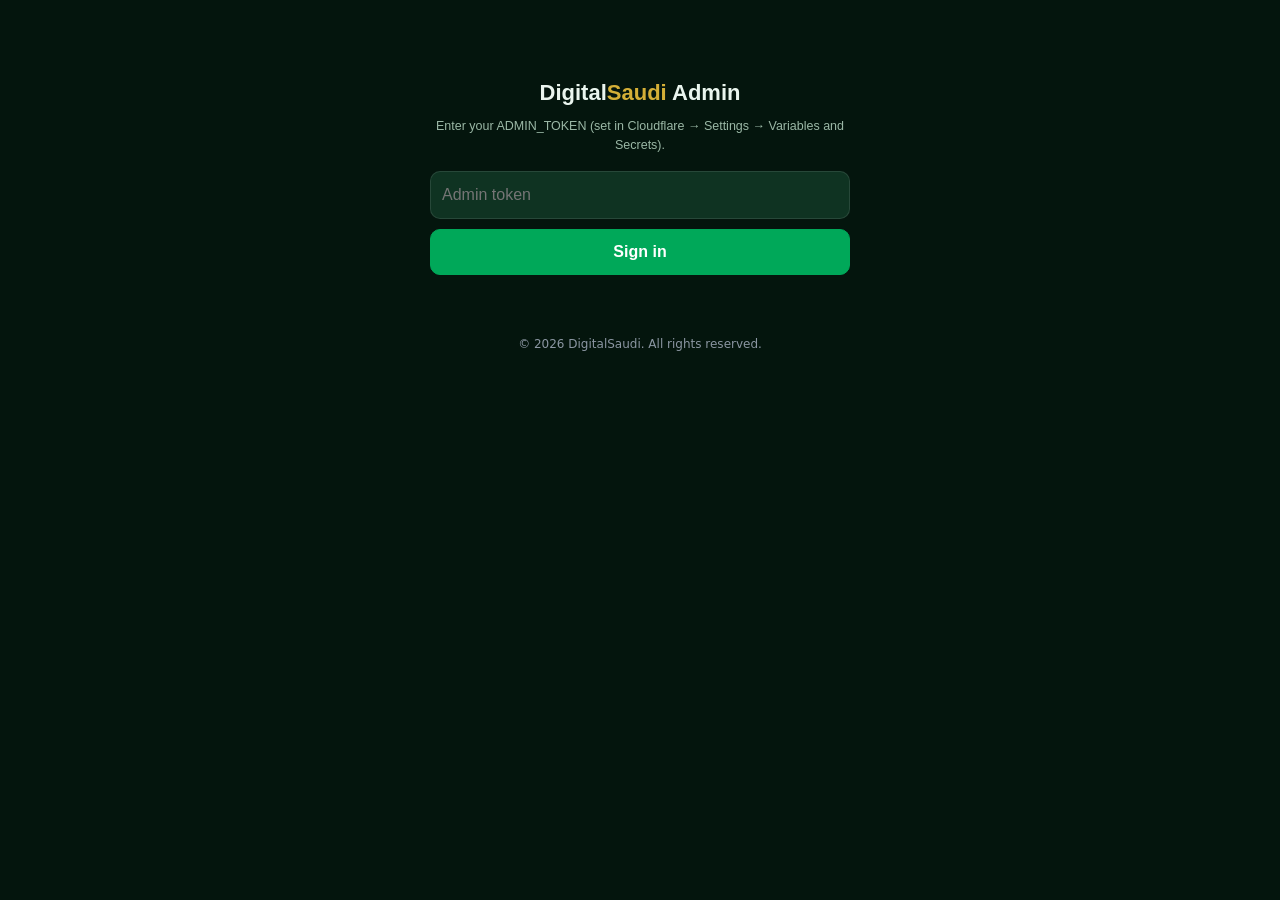
<file: admin.html>
<!DOCTYPE html>
<html lang="en">
<head>
<meta name="copyright" content="© 2026 DigitalSaudi. All rights reserved.">
<meta charset="UTF-8">
<meta name="viewport" content="width=device-width, initial-scale=1">
<meta name="robots" content="noindex, nofollow">
<title>DigitalSaudi Admin</title>
<style>
:root{--bg:#04150D;--card:#0A2618;--card2:#0F3322;--line:rgba(255,255,255,.1);--accent:#00A859;--gold:#D4AF37;--text:#EAF5EE;--muted:#9BB8A6;--danger:#EF4444}
*{box-sizing:border-box;margin:0;padding:0}
body{font-family:-apple-system,Segoe UI,Roboto,Arial,sans-serif;background:var(--bg);color:var(--text);line-height:1.5;padding:16px;padding-bottom:60px}
main{max-width:860px;margin:auto}
h1{font-size:22px;margin-bottom:4px}h1 span{color:var(--gold)}
h2{font-size:16px;margin:22px 0 10px;color:var(--gold)}
.small{font-size:12.5px;color:var(--muted)}
input,select,textarea{font:inherit;color:var(--text);background:var(--card2);border:1px solid var(--line);border-radius:10px;padding:11px;width:100%;margin-bottom:10px}
button{font:inherit;cursor:pointer;border:0;border-radius:10px;padding:10px 14px;font-weight:700;color:#fff;background:var(--card2);border:1px solid var(--line)}
.primary{background:var(--accent);border-color:var(--accent)}.danger{background:transparent;color:var(--danger);border-color:rgba(239,68,68,.4)}.gold{background:var(--gold);color:#231A00;border-color:var(--gold)}
.tabs{display:flex;gap:8px;flex-wrap:wrap;margin:16px 0}.tabs button.on{background:var(--accent);border-color:var(--accent)}
.card{background:var(--card);border:1px solid var(--line);border-radius:14px;padding:14px;margin-bottom:10px}
.card b{font-size:16px}.row{display:flex;gap:8px;flex-wrap:wrap;margin-top:10px}
.tag{display:inline-block;font-size:11px;font-weight:800;padding:2px 8px;border-radius:8px;background:var(--card2);color:var(--muted);margin-right:4px}
.pi{background:rgba(124,58,237,.25);color:#C4B5FD}
.two{display:grid;grid-template-columns:1fr 1fr;gap:10px}
#login{max-width:420px;margin:60px auto;text-align:center}
#msg{position:fixed;left:50%;bottom:20px;transform:translateX(-50%);background:#12402A;border:1px solid var(--accent);padding:10px 16px;border-radius:10px;display:none}
@media(max-width:560px){.two{grid-template-columns:1fr}}
</style>
</head>
<body>
<main>
  <div id="login">
    <h1>Digital<span>Saudi</span> Admin</h1>
    <p class="small" style="margin:8px 0 16px">Enter your ADMIN_TOKEN (set in Cloudflare → Settings → Variables and Secrets).</p>
    <input id="tok" type="password" placeholder="Admin token" onkeydown="if(event.key==='Enter')login()">
    <button class="primary" onclick="login()" style="width:100%">Sign in</button>
  </div>

  <div id="panel" style="display:none">
    <div style="display:flex;justify-content:space-between;align-items:center"><h1>Digital<span>Saudi</span> Admin</h1><button onclick="logout()">Sign out</button></div>
    <div class="tabs" id="tabs">
      <button data-v="pending" onclick="show('pending')">Pending <span id="c_pending"></span></button>
      <button data-v="approved" onclick="show('approved')">Approved <span id="c_approved"></span></button>
      <button data-v="rejected" onclick="show('rejected')">Rejected <span id="c_rejected"></span></button>
      <button data-v="events" onclick="show('events')">Events</button>
      <button data-v="payments" onclick="show('payments')">Payments</button>
    </div>
    <div id="eventForm" style="display:none">
      <h2>Add an event</h2>
      <div class="card">
        <input id="e_title" placeholder="Title *">
        <div class="two"><select id="e_city"></select><select id="e_category"><option value="culture">Culture</option><option value="concerts">Concerts</option><option value="sports">Sports</option><option value="family">Family</option><option value="exhibitions">Exhibitions</option><option value="conferences">Conferences</option><option value="seasons">Seasons</option><option value="religious">Religious</option><option value="national">National</option></select></div>
        <div class="two"><div><label class="small">Start *</label><input id="e_start" type="datetime-local"></div><div><label class="small">End (optional)</label><input id="e_end" type="datetime-local"></div></div>
        <input id="e_venue" placeholder="Venue">
        <textarea id="e_description" rows="3" placeholder="Description"></textarea>
        <input id="e_url" placeholder="Official link (https://…)">
        <input id="e_image" placeholder="Image URL (https://…, optional)">
        <button class="primary" onclick="addEvent()">Publish event</button>
      </div>
      <h2>Published events</h2>
    </div>
    <div id="payForm" style="display:none">
      <h2>Fix a stuck Pi payment</h2>
      <div class="card">
        <p class="small" style="margin-bottom:10px">Use this when a user sees “Pending payment found”. The user can find the Payment ID in the app: Profile → Payments &amp; receipts → tap the payment. DigitalSaudi checks the payment with Pi, then completes it (if the Pi was already sent) or cancels it.</p>
        <input id="payId" placeholder="Payment ID">
        <button class="primary" onclick="clearPay()">Check &amp; fix payment</button>
        <div id="payOut" style="margin-top:12px"></div>
      </div>
    </div>
    <div id="list"></div>
  </div>
</main>
<div id="msg"></div>
<script>
const CITIES = ['Riyadh','Jeddah','Makkah','Madinah','Dammam','Khobar','Taif','Abha','AlUla','Tabuk','Yanbu','Hail','Buraidah','Jazan','Najran','Hofuf','Nationwide'];
let TOKEN = '', view = 'pending';
function $(i){ return document.getElementById(i); }
function esc(s){ return String(s == null ? '' : s).replace(/[&<>"']/g, c => ({'&':'&amp;','<':'&lt;','>':'&gt;','"':'&quot;',"'":'&#39;'}[c])); }
function note(t){ const m = $('msg'); m.textContent = t; m.style.display = 'block'; clearTimeout(m._t); m._t = setTimeout(() => m.style.display = 'none', 2500); }
function api(method, q, body){
  return fetch('/admin-api' + (q || ''), { method, headers:{ 'Content-Type':'application/json', 'X-Admin-Token':TOKEN }, body: body ? JSON.stringify(body) : undefined }).then(r => r.json());
}
function login(){
  TOKEN = $('tok').value.trim();
  api('GET', '?view=pending').then(d => {
    if(!d.ok){ note(d.error === 'unauthorised' ? 'Wrong token' : d.error); return; }
    try{ sessionStorage.setItem('dsAdmin', TOKEN); }catch(e){}
    $('login').style.display = 'none'; $('panel').style.display = 'block'; show('pending');
  }).catch(() => note('Network error'));
}
function logout(){ try{ sessionStorage.removeItem('dsAdmin'); }catch(e){} location.reload(); }
function show(v){
  view = v;
  document.querySelectorAll('#tabs button').forEach(b => b.classList.toggle('on', b.dataset.v === v));
  $('eventForm').style.display = v === 'events' ? 'block' : 'none';
  $('payForm').style.display = v === 'payments' ? 'block' : 'none';
  if(v === 'payments'){ $('list').innerHTML = ''; return; }
  $('list').innerHTML = '<p class="small">Loading…</p>';
  api('GET', '?view=' + v).then(d => {
    if(!d.ok){ $('list').innerHTML = '<p class="small">' + esc(d.error) + '</p>'; return; }
    if(d.counts) ['pending','approved','rejected'].forEach(k => $('c_' + k).textContent = d.counts[k] ? '(' + d.counts[k] + ')' : '');
    if(v === 'events') return renderEvents(d.events || []);
    const items = d.items || [];
    $('list').innerHTML = items.length ? items.map(card).join('') : '<p class="small">Nothing here.</p>';
  });
}
function card(b){
  return `<div class="card"><b>${esc(b.name)}</b> <span class="tag">${esc(b.category)}</span><span class="tag">${esc(b.city)}</span>${b.accepts_pi ? '<span class="tag pi">Accepts Pi · @' + esc(b.pi_username) + '</span>' : ''}
    <p style="margin:8px 0">${esc(b.description)}</p>
    <div class="small">${[b.address, b.phone && '📞 ' + b.phone, b.whatsapp && 'WhatsApp ' + b.whatsapp, b.website, b.lat && ('📍 ' + b.lat + ', ' + b.lng)].filter(Boolean).map(esc).join(' · ')}</div>
    <div class="small" style="margin-top:6px">Submitted by Pi user <b>@${esc(b.username)}</b> · ${new Date(b.created_at).toLocaleString()}${b.note ? ' · Note: ' + esc(b.note) : ''}</div>
    <div class="row">${b.status !== 'approved' ? `<button class="primary" onclick="act('approve',${b.id})">✓ Approve</button>` : ''}${b.status !== 'rejected' ? `<button onclick="act('reject',${b.id})">✗ Reject</button>` : ''}<button class="danger" onclick="if(confirm('Delete permanently?'))act('delete',${b.id})">Delete</button>${b.lat ? `<a href="https://www.openstreetmap.org/?mlat=${b.lat}&mlon=${b.lng}#map=17/${b.lat}/${b.lng}" target="_blank"><button>Map</button></a>` : ''}</div></div>`;
}
function act(action, id){
  const body = { action, id };
  if(action === 'reject') body.note = prompt('Reason (optional, internal):') || '';
  api('POST', '', body).then(d => { note(d.ok ? 'Done' : d.error); show(view); });
}
function clearPay(){
  const id = $('payId').value.trim(); if(!id) return note('Enter a payment ID');
  $('payOut').innerHTML = '<p class="small">Checking with Pi…</p>';
  api('POST', '', { action:'clearPayment', paymentId:id }).then(d => {
    const good = d.ok;
    $('payOut').innerHTML = `<div class="card" style="border-color:${good ? 'var(--accent)' : 'var(--danger)'}"><b>${good ? '✓ Done' : '✗ Not fixed'}</b><p style="margin-top:6px">${esc(d.detail || d.error || '')}</p><p class="small">Action: ${esc(d.action || '-')}${d.status ? ' · Pi status ' + d.status : ''}</p></div>`;
  }).catch(() => $('payOut').innerHTML = '<p class="small">Network error</p>');
}
function renderEvents(list){
  $('list').innerHTML = list.length ? list.map(e => `<div class="card"><b>${esc(e.title)}</b> <span class="tag">${esc(e.category)}</span><span class="tag">${esc(e.city)}</span><div class="small">${esc(e.start)}${e.end ? ' → ' + esc(e.end) : ''}${e.venue ? ' · ' + esc(e.venue) : ''}</div>${e.description ? '<p style="margin-top:6px">' + esc(e.description) + '</p>' : ''}<div class="row"><button class="danger" onclick="if(confirm('Delete event?'))api('POST','',{action:'deleteEvent',id:${e.id}}).then(()=>show('events'))">Delete</button></div></div>`).join('') : '<p class="small">No events yet.</p>';
}
function addEvent(){
  const v = k => $('e_' + k).value.trim();
  const ev = { title:v('title'), city:v('city'), category:v('category'), start:v('start'), end:v('end'), venue:v('venue'), description:v('description'), url:v('url'), image:v('image') };
  if(!ev.title || !ev.start) return note('Title and start are required');
  api('POST', '', { action:'addEvent', event:ev }).then(d => { note(d.ok ? 'Event published' : d.error); if(d.ok){ ['title','venue','description','url','image','start','end'].forEach(k => $('e_' + k).value = ''); show('events'); } });
}
$('e_city').innerHTML = CITIES.map(c => '<option>' + c + '</option>').join('');
try{ const t = sessionStorage.getItem('dsAdmin'); if(t){ $('tok').value = t; login(); } }catch(e){}
</script>
<p style="text-align:center;font-size:12px;color:#8B96A2;margin:18px 0 24px;font-family:system-ui,sans-serif">© 2026 DigitalSaudi. All rights reserved.</p>
</body>
</html>
</file>
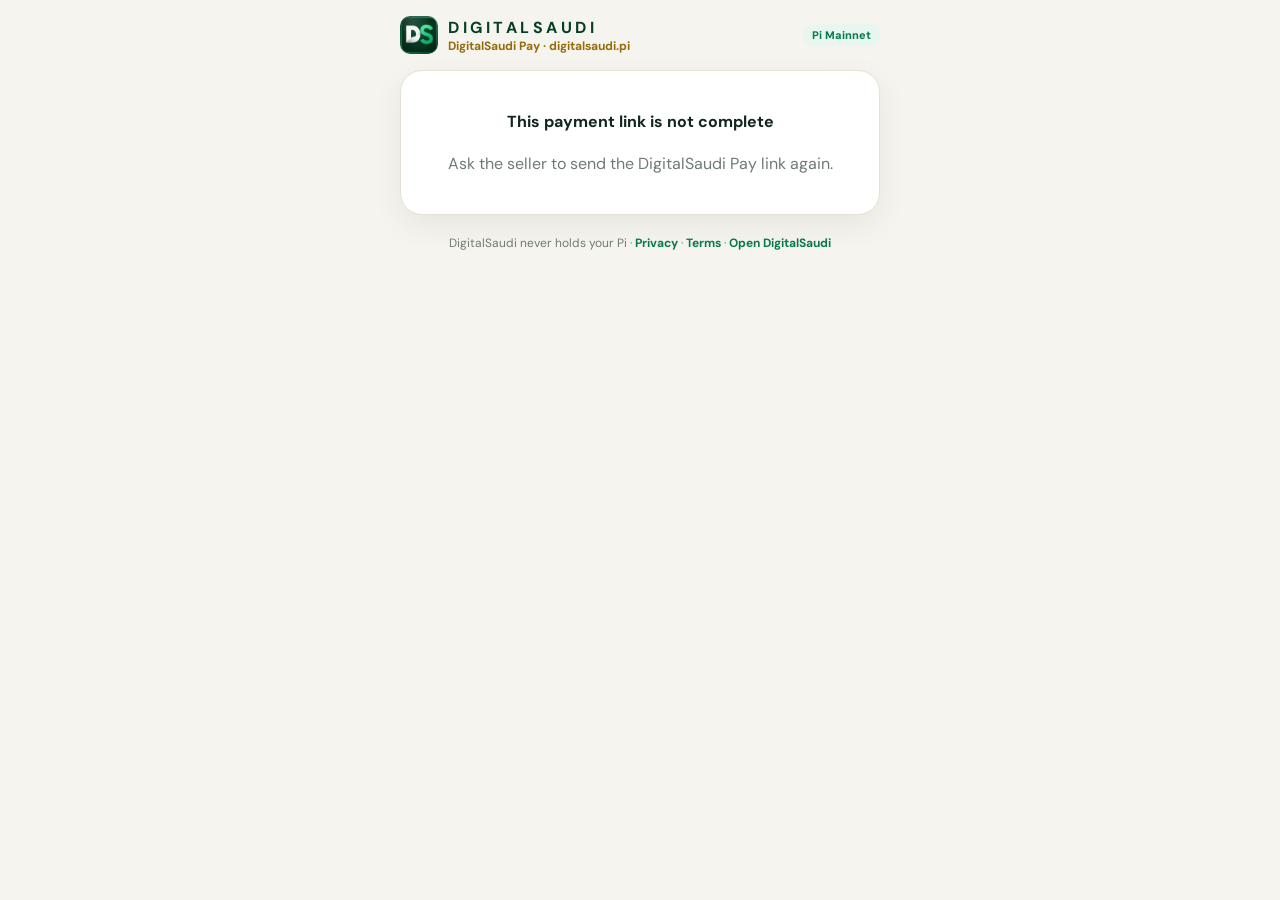
<file: invoice.html>
<!doctype html>
<html lang="en">
<head>
<meta charset="utf-8">
<meta name="viewport" content="width=device-width,initial-scale=1,viewport-fit=cover">
<title>DigitalSaudi Pay</title>
<meta name="description" content="Pay a DigitalSaudi payment request in Pi and get a receipt verified on the Pi blockchain.">
<meta name="theme-color" content="#063F27">
<link rel="icon" href="/icon.svg" type="image/svg+xml">
<link rel="apple-touch-icon" href="/apple-touch-icon.png">
<link rel="preconnect" href="https://fonts.googleapis.com"><link rel="preconnect" href="https://fonts.gstatic.com" crossorigin>
<link href="https://fonts.googleapis.com/css2?family=DM+Sans:wght@400;500;600;700;800&family=DM+Mono:wght@500&display=swap" rel="stylesheet">
<style>
:root{--g:#0A7A4B;--g2:#063F27;--gold:#946C0A;--gold2:#EBCB78;--t:#13261E;--m:#6E7B73;--bd:#E6E1D3;--bg:#F6F4EE}
*{box-sizing:border-box}html,body{margin:0}
body{font-family:'DM Sans',system-ui,sans-serif;background:var(--bg);color:var(--t);min-height:100vh;padding:0 16px calc(32px + env(safe-area-inset-bottom))}
.wrap{max-width:480px;margin:0 auto}
.top{display:flex;align-items:center;gap:10px;padding:16px 0}
.top img{width:38px;height:38px;border-radius:10px}.top b{letter-spacing:.22em;font-size:16px;color:var(--g2)}.top small{display:block;font-size:12px;color:var(--gold);font-weight:700;letter-spacing:0}
.top .net{margin-left:auto;font-size:11px;font-weight:800;padding:4px 9px;border-radius:999px;background:#E7F6EE;color:var(--g)}.top .net.test{background:#FFF1DB;color:#B45309}
.card{background:#fff;border:1px solid var(--bd);border-radius:22px;box-shadow:0 10px 30px rgba(19,38,30,.07);overflow:hidden}
.hero{background:linear-gradient(135deg,#0C8A55,var(--g2));color:#fff;padding:22px 20px;text-align:center;position:relative}
.hero .k{font-size:12px;letter-spacing:.14em;text-transform:uppercase;opacity:.8;font-weight:700}
.hero .who{font-size:15px;margin-top:6px}.hero .who b{color:var(--gold2)}
.hero .amt{font-size:52px;font-weight:800;margin:10px 0 2px;letter-spacing:-.02em}
.hero .fx{font-size:14px;opacity:.9}
.body{padding:18px 20px}
.row{display:flex;justify-content:space-between;gap:12px;padding:11px 0;border-bottom:1px solid #F0ECE1;font-size:14px}.row:last-child{border:0}
.row span{color:var(--m);flex:none;white-space:nowrap}.row b{text-align:right;word-break:break-word}.mono{font-family:'DM Mono',monospace;font-size:12.5px}
h2{font-size:15px;margin:22px 4px 10px}
.steps{display:grid;gap:10px}
.step{display:flex;gap:12px;align-items:flex-start;background:#fff;border:1px solid var(--bd);border-radius:16px;padding:14px}
.step .n{flex:none;width:28px;height:28px;border-radius:50%;background:var(--g);color:#fff;font-weight:800;display:flex;align-items:center;justify-content:center;font-size:14px}
.step>div{flex:1;min-width:0}.step>div>b{display:block;font-size:14.5px}.step small{display:block;color:var(--m);font-size:12.5px;margin-top:2px;line-height:1.45}.step small b{color:var(--t)}
.copy{display:flex;align-items:center;gap:8px;margin-top:9px;background:var(--bg);border:1px solid var(--bd);border-radius:12px;padding:8px 8px 8px 11px}
.copy code{flex:1;min-width:0;font-family:'DM Mono',monospace;font-size:12.5px;word-break:break-all}
.btn{display:inline-flex;align-items:center;justify-content:center;gap:6px;border:0;border-radius:12px;padding:10px 14px;font:inherit;font-weight:800;font-size:13.5px;cursor:pointer;text-decoration:none}
.btn-s{background:#fff;border:1px solid var(--bd);color:var(--t);padding:7px 11px;font-size:12.5px;flex:none}
.btn-g{background:var(--g);color:#fff}.btn-gold{background:linear-gradient(135deg,#C99A37,#94701F);color:#fff}.btn-w{width:100%;padding:14px;font-size:15px;border-radius:14px}
#qr{display:flex;justify-content:center;margin:12px 0 2px}#qr img,#qr canvas{border:8px solid #fff;border-radius:12px;box-shadow:0 0 0 1px var(--bd)}
.status{margin-top:12px;padding:12px 14px;border-radius:14px;font-size:13.5px;line-height:1.45;display:none}
.status.wait{display:block;background:#FFF8E8;color:#7A5C18}.status.err{display:block;background:#FEECEC;color:#B42318}
.done{display:none;text-align:center}.done.on{display:block}
.done .tick{width:74px;height:74px;border-radius:50%;background:#E7F6EE;color:var(--g);font-size:40px;display:flex;align-items:center;justify-content:center;margin:18px auto 8px}
.done h3{margin:0;font-size:21px}.done p{color:var(--m);font-size:13.5px;margin:6px 0 14px}
.done img{width:100%;border-radius:16px;border:1px solid var(--bd);display:block}
.acts{display:grid;grid-template-columns:1fr 1fr;gap:8px;margin-top:12px}
.alt{margin-top:12px;font-size:13px;color:var(--m)}.alt summary{cursor:pointer;font-weight:700;color:var(--g)}
.alt input{width:100%;margin-top:8px;padding:11px;border:1px solid var(--bd);border-radius:12px;font:inherit;font-size:13px;font-family:'DM Mono',monospace}
.safe{display:flex;gap:10px;margin-top:18px;padding:13px;border-radius:14px;background:#fff;border:1px solid var(--bd);font-size:12.5px;color:var(--m);line-height:1.5}
.safe b{color:var(--t)}
.bad{padding:40px 10px;text-align:center;color:var(--m)}
.foot{text-align:center;font-size:12px;color:var(--m);margin-top:20px}.foot a{color:var(--g);font-weight:700;text-decoration:none}
.spin{display:inline-block;width:14px;height:14px;border:2px solid currentColor;border-right-color:transparent;border-radius:50%;animation:s 1s linear infinite;vertical-align:-2px}@keyframes s{to{transform:rotate(360deg)}}
.items{border:1px solid #E6E1D3;border-radius:12px;padding:2px 12px;margin:6px 0}.items .row.tot b{font-size:17px;color:#0E7A52}.items .row.tot span{font-weight:800;color:#13261E}
</style>
</head>
<body>
<div class="wrap">
  <div class="top"><img src="/icon-192.png" alt=""><div><b>DIGITALSAUDI</b><small>DigitalSaudi Pay · digitalsaudi.pi</small></div><span class="net" id="net">Pi Mainnet</span></div>
  <div id="app"><div class="bad">Loading payment request…</div></div>
  <div class="foot">DigitalSaudi never holds your Pi · <a href="/privacy.html">Privacy</a> · <a href="/terms.html">Terms</a> · <a href="/">Open DigitalSaudi</a></div>
</div>
<script src="/ds-receipt.js?v=3"></script>
<script>
(function () {
  'use strict';
  var $ = function (id) { return document.getElementById(id); };
  var K = 'ds_';
  var get = function (k, d) { try { var v = localStorage.getItem(K + k); return v === null ? d : JSON.parse(v); } catch (e) { return d; } };
  var put = function (k, v) { try { localStorage.setItem(K + k, JSON.stringify(v)); } catch (e) {} };
  var esc = function (x) { return String(x == null ? '' : x).replace(/[&<>"]/g, function (c) { return { '&': '&amp;', '<': '&lt;', '>': '&gt;', '"': '&quot;' }[c]; }); };
  function dec(s) { try { s = s.replace(/-/g, '+').replace(/_/g, '/'); while (s.length % 4) s += '='; return JSON.parse(decodeURIComponent(escape(atob(s)))); } catch (e) { return null; } }
  var inv = dec((location.hash || '').slice(1));
  var ok = inv && /^G[A-Z2-7]{55}$/.test(inv.t || '') && inv.a > 0 && /^(HM|DS)-[A-Z0-9]{6}$/.test(inv.r || '');
  if (!ok) { $('app').innerHTML = '<div class="card"><div class="bad"><b style="color:#13261E;font-size:16px">This payment link is not complete</b><br><br>Ask the seller to send the DigitalSaudi Pay link again.</div></div>'; return; }
  var TEST = inv.k === 'test', NETN = TEST ? 'Pi Testnet' : 'Pi Mainnet';
  if (TEST) { $('net').textContent = 'Pi Testnet · test Pi'; $('net').classList.add('test'); }
  var sales = get('sales', []), mine = sales.some(function (s) { return s.r === inv.r; });
  var price = null, fx = null, lc = (function () { try { return JSON.parse(localStorage.getItem('ds_homeCur') || '"USD"'); } catch (e) { return 'USD'; } })();
  var SYM = { NGN: '₦', PKR: 'Rs ', INR: '₹', IDR: 'Rp ', BDT: '৳', EGP: 'E£', TRY: '₺', MYR: 'RM ', GBP: '£', EUR: '€', AED: 'AED ', XOF: 'CFA ', GHS: 'GH₵', KES: 'KSh ', USD: '$', SAR: 'SAR ' };
  function fxLine() {
    if (!price || !price.sar) return 'Live value loading…';
    var s = '≈ ' + (inv.a * price.sar).toFixed(2) + ' SAR · $' + (inv.a * price.usd).toFixed(2);
    var r = fx && fx[lc] ? price.sar * fx[lc] : (lc === 'NGN' ? price.ngn : null);
    if (r && lc !== 'SAR' && lc !== 'USD') s += ' · ' + (SYM[lc] || lc + ' ') + Math.round(inv.a * r).toLocaleString();
    return s;
  }
  function short(a) { return a.slice(0, 6) + '…' + a.slice(-6); }
  function draw() {
    $('app').innerHTML =
      '<div class="card"><div class="hero"><div class="k">' + (inv.no ? (mine ? 'Your invoice · ' : 'Invoice · ') + esc(inv.no) : (mine ? 'Your payment request' : 'Payment request')) + '</div>' +
        '<div class="who">' + (mine ? 'Waiting for payment' : 'from <b>' + esc(inv.n || 'Seller') + '</b>' + (inv.u ? ' · @' + esc(inv.u) : '')) + '</div>' +
        '<div class="amt">' + inv.a + ' π</div><div class="fx" id="fx">' + fxLine() + '</div></div>' +
      '<div class="body">' + (inv.c ? '<div class="row"><span>Bill to</span><b>' + esc(inv.c) + '</b></div>' : '') +
        (Array.isArray(inv.l) && inv.l.length ? '<div class="items">' + inv.l.slice(0, 12).map(function (x) { var q = +x[1] || 1, u = +x[2] || 0; return '<div class="row"><span>' + esc(q + ' × ' + x[0]) + '</span><b>' + +(q * u).toFixed(7) + ' π</b></div>'; }).join('') + '<div class="row tot"><span>Total</span><b>' + inv.a + ' π</b></div></div>'
          : '<div class="row"><span>For</span><b>' + esc(inv.i || 'Payment') + '</b></div>') +
        '<div class="row"><span>Pay to</span><b>' + esc(inv.n || '—') + (inv.u ? ' (@' + esc(inv.u) + ')' : '') + '</b></div>' +
        '<div class="row"><span>Reference</span><b class="mono">' + inv.r + '</b></div>' +
        '<div class="row"><span>Network</span><b>' + NETN + '</b></div>' +
        '<div class="row"><span>' + (inv.no ? 'Issued' : 'Requested') + '</span><b>' + new Date(inv.d || Date.now()).toLocaleString([], { day: 'numeric', month: 'short', year: 'numeric', hour: '2-digit', minute: '2-digit' }) + '</b></div>' +
        (inv.due ? '<div class="row"><span>Due</span><b>' + esc(new Date(inv.due + 'T12:00:00').toLocaleDateString([], { day: 'numeric', month: 'short', year: 'numeric' })) + '</b></div>' : '') +
        (inv.x ? '<div class="row"><span>Note</span><b>' + esc(inv.x) + '</b></div>' : '') + '</div></div>' +
      '<div id="pay"><h2>' + (mine ? 'Share this request with your buyer' : 'How to pay · about 1 minute') + '</h2>' +
      (mine ? '<div class="acts" style="margin-top:0"><button class="btn btn-g" id="sh">📤 Share link</button><button class="btn btn-s" id="cp" style="padding:10px">🔗 Copy link</button></div>' : '') +
      '<div class="steps">' +
        '<div class="step"><span class="n">1</span><div><b>Copy the seller’s wallet address</b><small>Or scan the QR code from another phone.</small><div id="qr"></div><div class="copy"><code>' + inv.t + '</code><button class="btn btn-s" data-c="' + inv.t + '">Copy</button></div></div></div>' +
        '<div class="step"><span class="n">2</span><div><b>Send exactly ' + inv.a + ' π in Pi Wallet</b><small>In Pi Wallet tap <b>Send</b>, paste the address, enter the amount and put the reference in the <b>memo</b>.</small>' +
          '<div class="copy"><code>' + inv.a + '</code><button class="btn btn-s" data-c="' + inv.a + '">Copy amount</button></div><div class="copy"><code>' + inv.r + '</code><button class="btn btn-s" data-c="' + inv.r + '">Copy memo</button></div>' +
          '<a class="btn btn-gold btn-w" style="margin-top:10px" href="https://wallet.pinet.com">Open Pi Wallet</a><small style="display:block;margin-top:6px">After approving, tap Back to return here. DigitalSaudi then confirms your payment.</small></div></div>' +
        '<div class="step"><span class="n">3</span><div><b>' + (mine ? 'DigitalSaudi checks for the payment' : 'Come back and confirm') + '</b><small>DigitalSaudi looks for your payment on the Pi blockchain and makes a verified receipt for you and the seller.</small>' +
          '<button class="btn btn-g btn-w" style="margin-top:10px" id="chk">' + (mine ? '🔎 Check for payment' : '✅ I have paid · check now') + '</button>' +
          '<div class="status" id="st"></div>' +
          '<details class="alt"><summary>Forgot the memo? Use the transaction ID</summary><small>In Pi Wallet open the payment and copy its transaction ID (hash), then paste it here.</small><input id="txi" placeholder="64-character transaction ID" autocomplete="off"><button class="btn btn-s" id="txb" style="margin-top:8px">Verify this transaction</button></details></div></div>' +
      '</div>' +
      '<div class="safe"><span>🔒</span><div><b>Pay safely.</b> DigitalSaudi never holds your Pi and will never ask for your passphrase. Check the seller’s name and address before you pay; payments on the Pi blockchain cannot be reversed.</div></div></div>' +
      '<div class="done" id="done"></div>';
    Array.prototype.forEach.call(document.querySelectorAll('[data-c]'), function (b) { b.onclick = function () { copy(b.getAttribute('data-c'), b); }; });
    $('chk').onclick = function () { poll(true); };
    $('txb').onclick = byTx;
    if ($('sh')) $('sh').onclick = function () { var t = 'Payment request from ' + (inv.n || 'me') + ': ' + inv.a + ' π for ' + (inv.i || 'payment') + '. Pay securely with DigitalSaudi Pay:\n' + location.href; if (navigator.share) navigator.share({ title: 'DigitalSaudi Pay', text: t }).catch(function () {}); else window.open('https://wa.me/?text=' + encodeURIComponent(t)); };
    if ($('cp')) $('cp').onclick = function () { copy(location.href, $('cp')); };
    qr();
  }
  function copy(v, b) { var done = function () { var o = b.textContent; b.textContent = '✓ Copied'; setTimeout(function () { b.textContent = o; }, 1400); }; try { navigator.clipboard.writeText(v).then(done, function () { fallback(v); done(); }); } catch (e) { fallback(v); done(); } }
  function fallback(v) { var t = document.createElement('textarea'); t.value = v; document.body.appendChild(t); t.select(); try { document.execCommand('copy'); } catch (e) {} t.remove(); }
  function qr() {
    var s = document.createElement('script'); s.src = 'https://cdnjs.cloudflare.com/ajax/libs/qrcodejs/1.0.0/qrcode.min.js';
    s.onload = function () { try { new QRCode($('qr'), { text: inv.t, width: 168, height: 168, colorDark: '#07462F', colorLight: '#ffffff', correctLevel: QRCode.CorrectLevel.M }); } catch (e) {} };
    document.head.appendChild(s);
  }
  var timer = null, tries = 0;
  function status(cls, html) { var e = $('st'); if (!e) return; e.className = 'status ' + cls; e.innerHTML = html; }
  function poll(manual) {
    if (manual) { tries = 0; clearTimeout(timer); }
    status('wait', '<span class="spin"></span> Looking for the payment on the Pi blockchain…');
    fetch('/verify?to=' + inv.t + '&ref=' + inv.r + '&amt=' + inv.a + '&net=' + (TEST ? 'test' : 'main')).then(function (r) { return r.json(); }).then(function (d) {
      if (d.ok && d.found) return paid(d.tx);
      if (!d.ok) return status('err', esc(d.error || 'Could not check right now.') + ' Trying again…'), again();
      if (d.account === false) return status('err', 'This wallet address has no activity on the ' + NETN + ' yet. Check that the address is right.');
      status('wait', '<span class="spin"></span> No payment with reference <b>' + inv.r + '</b> yet. DigitalSaudi keeps checking every 10 seconds' + (tries > 30 ? ' (tap the button to check again)' : '') + '.'); again();
    }).catch(function () { status('err', 'No connection. DigitalSaudi will try again.'); again(); });
  }
  function again() { if (++tries <= 60) timer = setTimeout(poll, 10000); }
  function byTx() {
    var h = ($('txi').value || '').trim().toLowerCase(); if (!/^[a-f0-9]{64}$/.test(h)) { status('err', 'A transaction ID is 64 letters and numbers. Copy it from the payment in Pi Wallet.'); return; }
    status('wait', '<span class="spin"></span> Checking this transaction…');
    fetch('/verify?tx=' + h + '&net=' + (TEST ? 'test' : 'main')).then(function (r) { return r.json(); }).then(function (d) {
      if (!d.ok) return status('err', esc(d.error));
      if (!d.tx.ok) return status('err', 'This transaction failed on the blockchain, so no Pi was sent.');
      var p = (d.tx.payments || []).filter(function (x) { return x.to === inv.t && parseFloat(x.amount) + 1e-7 >= inv.a; })[0];
      if (!p) return status('err', 'This transaction did not send ' + inv.a + ' π to the seller’s address.');
      paid({ hash: d.tx.hash, at: d.tx.at, memo: d.tx.memo, from: p.from, to: p.to, amount: p.amount });
    }).catch(function () { status('err', 'No connection. Try again.'); });
  }
  function spec(tx) {
    var me = get('fullname', '') || '';
    return { title: mine ? 'Sale receipt' : 'Payment receipt', status: { text: '✓  Verified on the Pi blockchain', ok: true }, amount: +parseFloat(tx.amount).toFixed(7),
      sub: price && price.sar ? '≈ ' + (tx.amount * price.sar).toFixed(2) + ' SAR · $' + (tx.amount * price.usd).toFixed(2) : '',
      rows: [['Paid to', (inv.n || '—') + (inv.u ? ' (@' + inv.u + ')' : '')], ['Paid by', (!mine && me) ? me : short(tx.from)], ['For', inv.i || 'Payment'], ['Reference', inv.r],
        ['Date', new Date(tx.at).toLocaleDateString('en-GB', { day: 'numeric', month: 'long', year: 'numeric' })], ['Time', new Date(tx.at).toLocaleTimeString([], { hour: '2-digit', minute: '2-digit' })],
        ['Network', NETN], ['Seller address', inv.t, 1], ['Transaction ID', tx.hash, 1]],
      thanks: 'Paid with DigitalSaudi Pay', note: 'Verified on the Pi blockchain.' };
  }
  function paid(tx) {
    clearTimeout(timer);
    var rec = { amount: +parseFloat(tx.amount).toFixed(7), memo: inv.i, kind: 'p2p', dir: mine ? 'in' : 'out', ts: Date.parse(tx.at) || Date.now(), name: mine ? (inv.n || '') : (get('fullname', '') || ''), user: inv.u || '', other: mine ? tx.from : (inv.n || '') + (inv.u ? ' (@' + inv.u + ')' : ''),
      net: NETN, pid: inv.r, txid: tx.hash, to: inv.t, from: tx.from, item: inv.i, ref: inv.r, seller: inv.n, status: 'Verified', usd: price && price.usd, sar: price && price.sar };
    var all = get('rcpts', []); if (!all.some(function (x) { return x.txid === tx.hash; })) { all.unshift(rec); put('rcpts', all.slice(0, 200)); }
    if (mine) { sales.forEach(function (s) { if (s.r === inv.r) { s.paid = tx.hash; s.at = rec.ts; s.from = tx.from; } }); put('sales', sales); }
    $('pay').style.display = 'none';
    var d = $('done'); d.classList.add('on');
    d.innerHTML = '<div class="tick">✓</div><h3>' + (mine ? 'Payment received' : 'Payment complete') + '</h3><p>' + rec.amount + ' π · verified on the ' + NETN + ' blockchain</p><div id="rimg"><span class="spin"></span></div>' +
      '<div class="acts"><button class="btn btn-g" id="rs">📤 Share receipt</button><a class="btn btn-s" id="rd" style="padding:10px">⬇️ Save image</a></div>' +
      '<a class="btn btn-s btn-w" style="margin-top:8px" target="_blank" rel="noopener" href="https://blockexplorer.minepi.com/' + (TEST ? 'testnet' : 'mainnet') + '/transactions/' + tx.hash + '">View on Pi Block Explorer ›</a>';
    DSReceipt.canvas(spec(tx)).then(function (cv) {
      var url = cv.toDataURL('image/png'), fn = 'DigitalSaudi-receipt-' + tx.hash.slice(0, 8) + '.png';
      $('rimg').innerHTML = '<img alt="Receipt" src="' + url + '">'; $('rd').href = url; $('rd').download = fn;
      $('rs').onclick = function () { DSReceipt.share(cv, fn, 'DIGITALSAUDI · Verified payment\n' + rec.amount + ' π for ' + (inv.i || 'payment') + '\nReference ' + inv.r + '\nTransaction ' + tx.hash + '\ndigitalsaudi.pi'); };
    });
  }
  draw();
  fetch('/pi-price').then(function (r) { return r.json(); }).then(function (d) { if (d && d.ok) { price = d; var e = $('fx'); if (e) e.textContent = fxLine(); } }).catch(function () {});
  fetch('/fx').then(function (r) { return r.json(); }).then(function (d) { if (d && d.ok) { fx = d.rates; var e = $('fx'); if (e) e.textContent = fxLine(); } }).catch(function () {});
  if (mine) poll(false);
})();
</script>
</body>
</html>
</file>
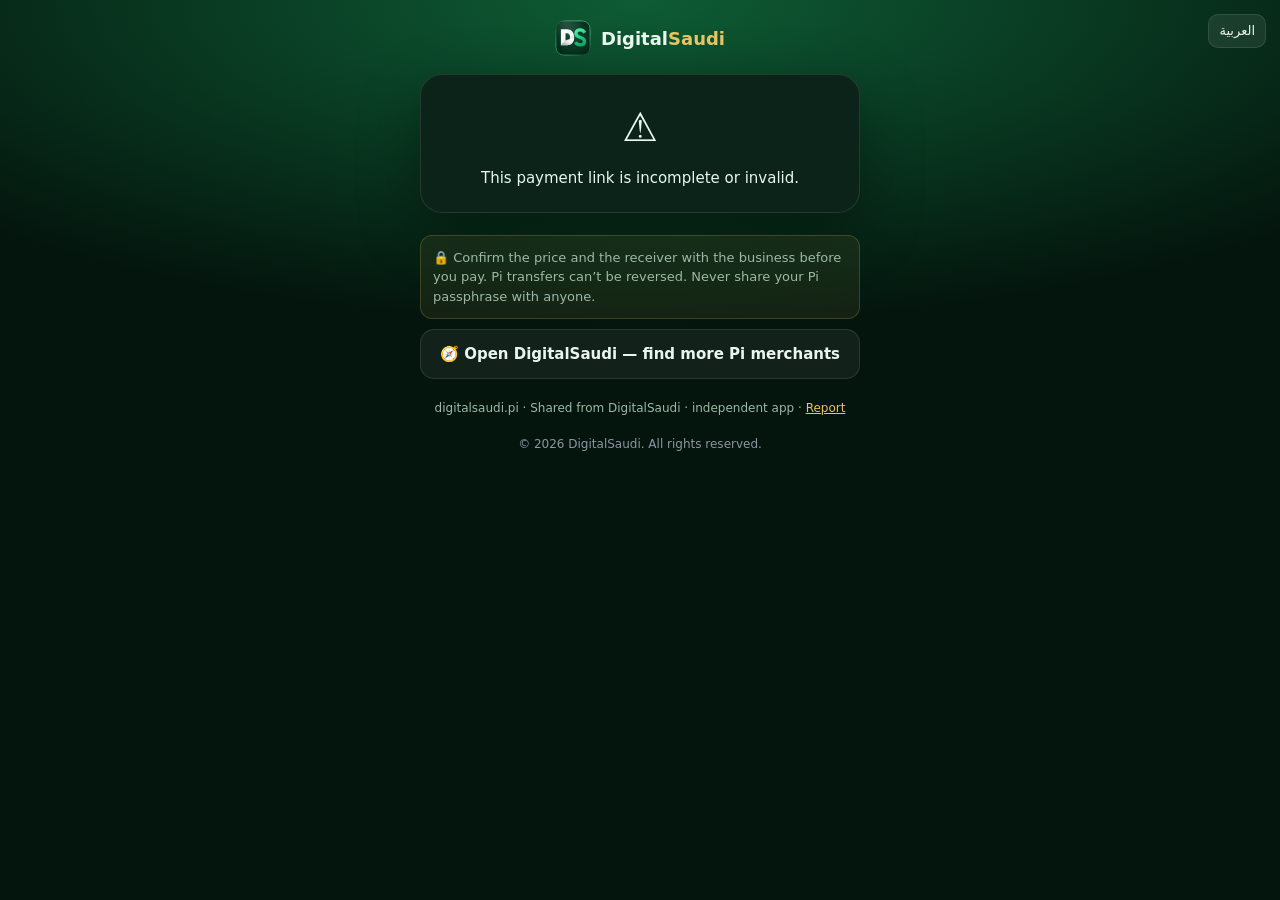
<file: pay.html>
<!DOCTYPE html>
<html lang="en">
<head>
<meta name="copyright" content="© 2026 DigitalSaudi. All rights reserved.">
<meta charset="utf-8">
<meta name="viewport" content="width=device-width, initial-scale=1, viewport-fit=cover">
<title>Pay with Pi · DigitalSaudi</title>
<meta name="description" content="Pay this business with Pi. Shared from DigitalSaudi, the all-in-one Saudi companion in the Pi Browser.">
<meta name="theme-color" content="#04150D">
<meta property="og:title" content="Pay with Pi · DigitalSaudi">
<meta property="og:description" content="This business accepts Pi. Open to see how to pay.">
<meta property="og:image" content="/icon-512.png">
<link rel="icon" href="/icon.svg" type="image/svg+xml">
<link rel="apple-touch-icon" href="/apple-touch-icon.png">
<style>
:root{--bg:#04150D;--card:#0B2318;--line:rgba(255,255,255,.1);--tx:#EAF5EE;--mut:#9DB8A8;--acc:#00A859;--gold:#E7C463}
*{box-sizing:border-box;margin:0;padding:0}
body{background:radial-gradient(120% 60% at 50% 0%,#0E5C35 0%,var(--bg) 60%);background-color:var(--bg);color:var(--tx);font:15px/1.5 "Segoe UI",system-ui,-apple-system,Roboto,"Noto Sans","Noto Naskh Arabic",Tahoma,sans-serif;min-height:100vh;padding:20px 16px 40px}
.wrap{max-width:440px;margin:0 auto}
.brand{display:flex;align-items:center;gap:10px;justify-content:center;font-weight:800;font-size:18px;margin-bottom:18px}
.brand img{width:36px;height:36px;border-radius:10px}.brand b{color:var(--gold)}
.card{background:var(--card);border:1px solid var(--line);border-radius:22px;padding:22px;text-align:center;box-shadow:0 20px 60px rgba(0,0,0,.35)}
.tag{display:inline-block;background:rgba(231,196,99,.14);color:var(--gold);border:1px solid rgba(231,196,99,.35);border-radius:999px;padding:4px 12px;font-size:12px;font-weight:800;letter-spacing:.08em;text-transform:uppercase}
h1{font-size:26px;line-height:1.2;margin:12px 0 4px;word-break:break-word}
.sub{color:var(--mut);font-size:14px}
.amt{font-size:34px;font-weight:900;color:var(--gold);margin:14px 0 2px}
.who{margin:16px 0 6px;background:rgba(255,255,255,.05);border:1px dashed var(--line);border-radius:14px;padding:12px;font-weight:800;font-size:18px;word-break:break-all}
.qr{background:#fff;border-radius:16px;padding:14px;display:inline-block;margin:14px auto 4px}
.qr img,.qr canvas{display:block;width:220px!important;height:220px!important}
.btn{display:flex;align-items:center;justify-content:center;gap:8px;width:100%;min-height:50px;border-radius:14px;border:0;font:inherit;font-weight:800;font-size:15px;cursor:pointer;text-decoration:none;margin-top:10px;padding:10px 16px;text-align:center;line-height:1.35}
.btn-p{background:linear-gradient(135deg,#008A47,var(--acc));color:#fff}
.btn-g{background:rgba(255,255,255,.06);color:var(--tx);border:1px solid var(--line)}
.steps{text-align:left;margin-top:22px;counter-reset:s}
[dir=rtl] .steps{text-align:right}
.steps li{list-style:none;display:flex;gap:12px;align-items:flex-start;margin:12px 0}
.steps li:before{counter-increment:s;content:counter(s);flex:0 0 28px;height:28px;border-radius:50%;background:var(--gold);color:#1a1a1a;font-weight:900;display:flex;align-items:center;justify-content:center}
.note{margin-top:16px;font-size:13px;color:var(--mut);background:rgba(231,196,99,.07);border:1px solid rgba(231,196,99,.2);border-radius:12px;padding:12px;text-align:left}
[dir=rtl] .note{text-align:right}
.foot{text-align:center;color:var(--mut);font-size:12px;margin-top:20px}.foot a{color:var(--gold)}
.lang{position:absolute;top:14px;right:14px;background:rgba(255,255,255,.08);border:1px solid var(--line);color:var(--tx);border-radius:10px;padding:6px 10px;font:inherit;font-size:13px}
[dir=rtl] .lang{right:auto;left:14px}
#toast{position:fixed;left:50%;bottom:24px;transform:translateX(-50%);background:#111;color:#fff;padding:10px 16px;border-radius:12px;opacity:0;transition:.25s;pointer-events:none}#toast.on{opacity:1}
</style>
</head>
<body>
<button class="lang" id="langBtn" onclick="toggleLang()">العربية</button>
<div class="wrap">
  <div class="brand" dir="ltr"><img src="data:image/svg+xml,%3Csvg xmlns=%22http://www.w3.org/2000/svg%22 viewBox=%220 0 512 512%22%3E%0A%3Cdefs%3E%0A%3CradialGradient id=%22bg%22 cx=%22.5%22 cy=%22.42%22 r=%22.75%22%3E%3Cstop offset=%220%22 stop-color=%22%230F4D32%22/%3E%3Cstop offset=%22.6%22 stop-color=%22%2308311F%22/%3E%3Cstop offset=%221%22 stop-color=%22%23041A10%22/%3E%3C/radialGradient%3E%0A%3ClinearGradient id=%22rim%22 x1=%220%22 y1=%221%22 x2=%221%22 y2=%220%22%3E%3Cstop offset=%220%22 stop-color=%22%233DF2A2%22/%3E%3Cstop offset=%22.45%22 stop-color=%22%231FAE6B%22 stop-opacity=%22.55%22/%3E%3Cstop offset=%221%22 stop-color=%22%237DF5C0%22/%3E%3C/linearGradient%3E%0A%3ClinearGradient id=%22dw%22 x1=%220%22 y1=%220%22 x2=%22.9%22 y2=%221%22%3E%3Cstop offset=%220%22 stop-color=%22%23FFFFFF%22/%3E%3Cstop offset=%22.62%22 stop-color=%22%23F1F4F2%22/%3E%3Cstop offset=%221%22 stop-color=%22%23AEB9B3%22/%3E%3C/linearGradient%3E%0A%3ClinearGradient id=%22fold%22 x1=%220%22 y1=%221%22 x2=%221%22 y2=%220%22%3E%3Cstop offset=%220%22 stop-color=%22%238E9C95%22/%3E%3Cstop offset=%22.5%22 stop-color=%22%23E9EEEB%22/%3E%3Cstop offset=%221%22 stop-color=%22%23FFFFFF%22/%3E%3C/linearGradient%3E%0A%3ClinearGradient id=%22sg%22 gradientUnits=%22userSpaceOnUse%22 x1=%22300%22 y1=%22130%22 x2=%22430%22 y2=%22370%22%3E%3Cstop offset=%220%22 stop-color=%22%2356F0AE%22/%3E%3Cstop offset=%22.5%22 stop-color=%22%2322C47E%22/%3E%3Cstop offset=%221%22 stop-color=%22%230E9A5E%22/%3E%3C/linearGradient%3E%0A%3ClinearGradient id=%22sshade%22 gradientUnits=%22userSpaceOnUse%22 x1=%22300%22 y1=%22230%22 x2=%22420%22 y2=%22290%22%3E%3Cstop offset=%220%22 stop-color=%22%230B6E44%22 stop-opacity=%22.0%22/%3E%3Cstop offset=%22.5%22 stop-color=%22%230B6E44%22 stop-opacity=%22.55%22/%3E%3Cstop offset=%221%22 stop-color=%22%230B6E44%22 stop-opacity=%220%22/%3E%3C/linearGradient%3E%0A%3Cfilter id=%22glow%22 x=%22-20%25%22 y=%22-20%25%22 width=%22140%25%22 height=%22140%25%22%3E%3CfeGaussianBlur stdDeviation=%229%22/%3E%3C/filter%3E%0A%3CradialGradient id=%22shine%22 cx=%22.3%22 cy=%22.05%22 r=%22.8%22%3E%3Cstop offset=%220%22 stop-color=%22%23fff%22 stop-opacity=%22.14%22/%3E%3Cstop offset=%22.6%22 stop-color=%22%23fff%22 stop-opacity=%220%22/%3E%3C/radialGradient%3E%0A%3C/defs%3E%0A%3Crect width=%22512%22 height=%22512%22 rx=%22118%22 fill=%22url(%23bg)%22/%3E%0A%3Crect width=%22512%22 height=%22512%22 rx=%22118%22 fill=%22url(%23shine)%22/%3E%0A%3Cg transform=%22translate(256 256) scale(1) translate(-256 -256)%22%3E%0A%3Crect x=%2212%22 y=%2212%22 width=%22488%22 height=%22488%22 rx=%22108%22 fill=%22none%22 stroke=%22url(%23rim)%22 stroke-width=%2210%22 filter=%22url(%23glow)%22 opacity=%22.85%22/%3E%3Crect x=%2212%22 y=%2212%22 width=%22488%22 height=%22488%22 rx=%22108%22 fill=%22none%22 stroke=%22url(%23rim)%22 stroke-width=%224%22/%3E%0A%3Cpath fill=%22url(%23dw)%22 fill-rule=%22evenodd%22 d=%22M84 130H172C232 130 274 180 274 244S232 358 172 358H84ZM150 188V300H168C198 300 214 276 214 244S198 188 168 188Z%22/%3E%0A%3Cpath fill=%22url(%23fold)%22 d=%22M84 358C112 300 182 268 272 262C266 318 230 358 172 358Z%22 opacity=%22.96%22/%3E%0A%3Cpath d=%22M84 358C112 300 182 268 272 262%22 fill=%22none%22 stroke=%22%23FFFFFF%22 stroke-width=%223%22 opacity=%22.9%22/%3E%0A%3Cpath d=%22M424 182C408 152 380 138 352 140C314 142 296 166 298 196C301 236 342 240 372 252C404 264 422 282 420 310C417 340 390 356 356 354C324 352 304 338 292 316%22 fill=%22none%22 stroke=%22url(%23sg)%22 stroke-width=%2248%22 stroke-linecap=%22butt%22/%3E%0A%0A%3C/g%3E%3C/svg%3E" alt=""><span>Digital<b>Saudi</b></span></div>
  <div class="card" id="card"></div>
  <ol class="steps" id="steps"></ol>
  <div class="note" id="note"></div>
  <a class="btn btn-g" href="/" id="openApp"></a>
  <div class="foot"><span id="foot"></span> · <a href="mailto:support.digitalsaudi.pi@gmail.com?subject=Report%20pay%20page" id="report"></a></div>
</div>
<div id="toast"></div>
<script>
var L = {
  en:{ tag:'Pi accepted here', pay:'Pay with Pi', to:'Send to', copyU:'Copy username', copyA:'Copy wallet address', copied:'Copied', share:'Share this page',
    s1:'Open the Pi Browser and tap your Pi Wallet.', s2u:'Tap Send / Pay and enter the username shown above.', s2a:'Tap Send / Pay and scan the QR code above, or paste the wallet address.', s3:'Enter the amount, check everything, then confirm.',
    note:'🔒 Confirm the price and the receiver with the business before you pay. Pi transfers can’t be reversed. Never share your Pi passphrase with anyone.',
    app:'Open DigitalSaudi — find more Pi merchants', foot:'digitalsaudi.pi · Shared from DigitalSaudi · independent app', report:'Report', bad:'This payment link is incomplete or invalid.', price:'Price' },
  ar:{ tag:'نقبل الدفع بعملة باي', pay:'ادفع بعملة باي', to:'أرسل إلى', copyU:'نسخ اسم المستخدم', copyA:'نسخ عنوان المحفظة', copied:'تم النسخ', share:'مشاركة الصفحة',
    s1:'افتح متصفح باي ثم محفظة باي.', s2u:'اضغط إرسال / دفع واكتب اسم المستخدم الظاهر أعلاه.', s2a:'اضغط إرسال / دفع وامسح رمز QR أعلاه أو الصق عنوان المحفظة.', s3:'أدخل المبلغ وتحقق من كل شيء ثم أكّد.',
    note:'🔒 تأكد من السعر والمستلم مع النشاط التجاري قبل الدفع. لا يمكن استرجاع تحويلات باي. لا تشارك عبارة مرور محفظتك مع أي أحد.',
    app:'افتح ديجيتال سعودي — اكتشف تجّاراً آخرين يقبلون باي', foot:'digitalsaudi.pi · مشاركة من ديجيتال سعودي · تطبيق مستقل', report:'إبلاغ', bad:'رابط الدفع غير مكتمل أو غير صالح.', price:'السعر' }
};
var q = new URLSearchParams(location.search);
var to = (q.get('to') || '').trim().replace(/^@/, '').slice(0, 60);
var name = (q.get('n') || '').slice(0, 40), amt = parseFloat(q.get('a')), memo = (q.get('m') || '').slice(0, 40), city = (q.get('c') || '').slice(0, 24);
var isAddr = /^G[A-Z2-7]{55}$/.test(to), isUser = /^[A-Za-z0-9_.\-]{2,40}$/.test(to);
var lang = (navigator.language || 'en').slice(0, 2) === 'ar' ? 'ar' : 'en';
try { var s = localStorage.getItem('ds_lang'); if (s) lang = JSON.parse(s) === 'ar' ? 'ar' : lang; } catch (e) {}
function e(s){ return String(s == null ? '' : s).replace(/[&<>"']/g, function(c){ return {'&':'&amp;','<':'&lt;','>':'&gt;','"':'&quot;',"'":'&#39;'}[c]; }); }
function toast(m){ var t = document.getElementById('toast'); t.textContent = m; t.classList.add('on'); clearTimeout(t._h); t._h = setTimeout(function(){ t.classList.remove('on'); }, 2200); }
function copy(v){ var T = L[lang]; if (navigator.clipboard) navigator.clipboard.writeText(v).then(function(){ toast(T.copied); }, function(){ toast(v); }); else toast(v); }
function sharePage(){ var t = (name || 'Pi') + ' — ' + L[lang].tag; if (navigator.share) navigator.share({ title:t, text:t, url:location.href }).catch(function(){}); else copy(location.href); }
function toggleLang(){ lang = lang === 'ar' ? 'en' : 'ar'; render(); }
function render(){
  var T = L[lang];
  document.documentElement.lang = lang; document.documentElement.dir = lang === 'ar' ? 'rtl' : 'ltr';
  document.getElementById('langBtn').textContent = lang === 'ar' ? 'English' : 'العربية';
  var card = document.getElementById('card');
  if (!isAddr && !isUser) { card.innerHTML = '<div style="font-size:40px">⚠️</div><p style="margin-top:10px">' + T.bad + '</p>'; document.getElementById('steps').innerHTML = ''; }
  else {
    card.innerHTML = '<span class="tag">π ' + T.tag + '</span><h1>' + e(name || T.pay) + '</h1>' + (city || memo ? '<div class="sub">' + e([memo, city].filter(Boolean).join(' · ')) + '</div>' : '') +
      (amt > 0 ? '<div class="amt">' + e(+amt.toFixed(4)) + ' π</div><div class="sub">' + T.price + '</div>' : '') +
      '<div class="sub" style="margin-top:14px">' + T.to + '</div><div class="who" dir="ltr">' + (isAddr ? e(to) : '@' + e(to)) + '</div>' +
      (isAddr ? '<div class="qr" id="qr"></div>' : '') +
      '<button class="btn btn-p" onclick="copy(\'' + e(to) + '\')">📋 ' + (isAddr ? T.copyA : T.copyU) + '</button>' +
      (/PiBrowser|; wv\)/i.test(navigator.userAgent) ? '<button class="btn btn-p" onclick="copy(\'' + e(to) + '\');setTimeout(function(){location.href=\'https://wallet.pinet.com\'},400)">π ' + (lang === 'ar' ? 'انسخ وافتح محفظة Pi' : 'Copy & open Pi Wallet') + '</button>' : '') +
      '<button class="btn btn-g" onclick="sharePage()">📤 ' + T.share + '</button>';
    document.getElementById('steps').innerHTML = '<li>' + T.s1 + '</li><li>' + (isAddr ? T.s2a : T.s2u) + '</li><li>' + T.s3 + '</li>';
    if (isAddr) loadQR();
  }
  document.getElementById('note').textContent = T.note;
  document.getElementById('openApp').textContent = '🧭 ' + T.app;
  document.getElementById('foot').textContent = T.foot;
  document.getElementById('report').textContent = T.report;
}
function loadQR(){
  function draw(){ var b = document.getElementById('qr'); if (b && window.QRCode) { b.innerHTML = ''; new QRCode(b, { text:to, width:440, height:440, correctLevel:QRCode.CorrectLevel.M }); } }
  if (window.QRCode) return draw();
  var s = document.createElement('script'); s.src = 'https://cdnjs.cloudflare.com/ajax/libs/qrcodejs/1.0.0/qrcode.min.js'; s.onload = draw; document.head.appendChild(s);
}
render();
</script>
<p style="text-align:center;font-size:12px;color:#8B96A2;margin:18px 0 24px;font-family:system-ui,sans-serif">© 2026 DigitalSaudi. All rights reserved.</p>
</body>
</html>
</file>
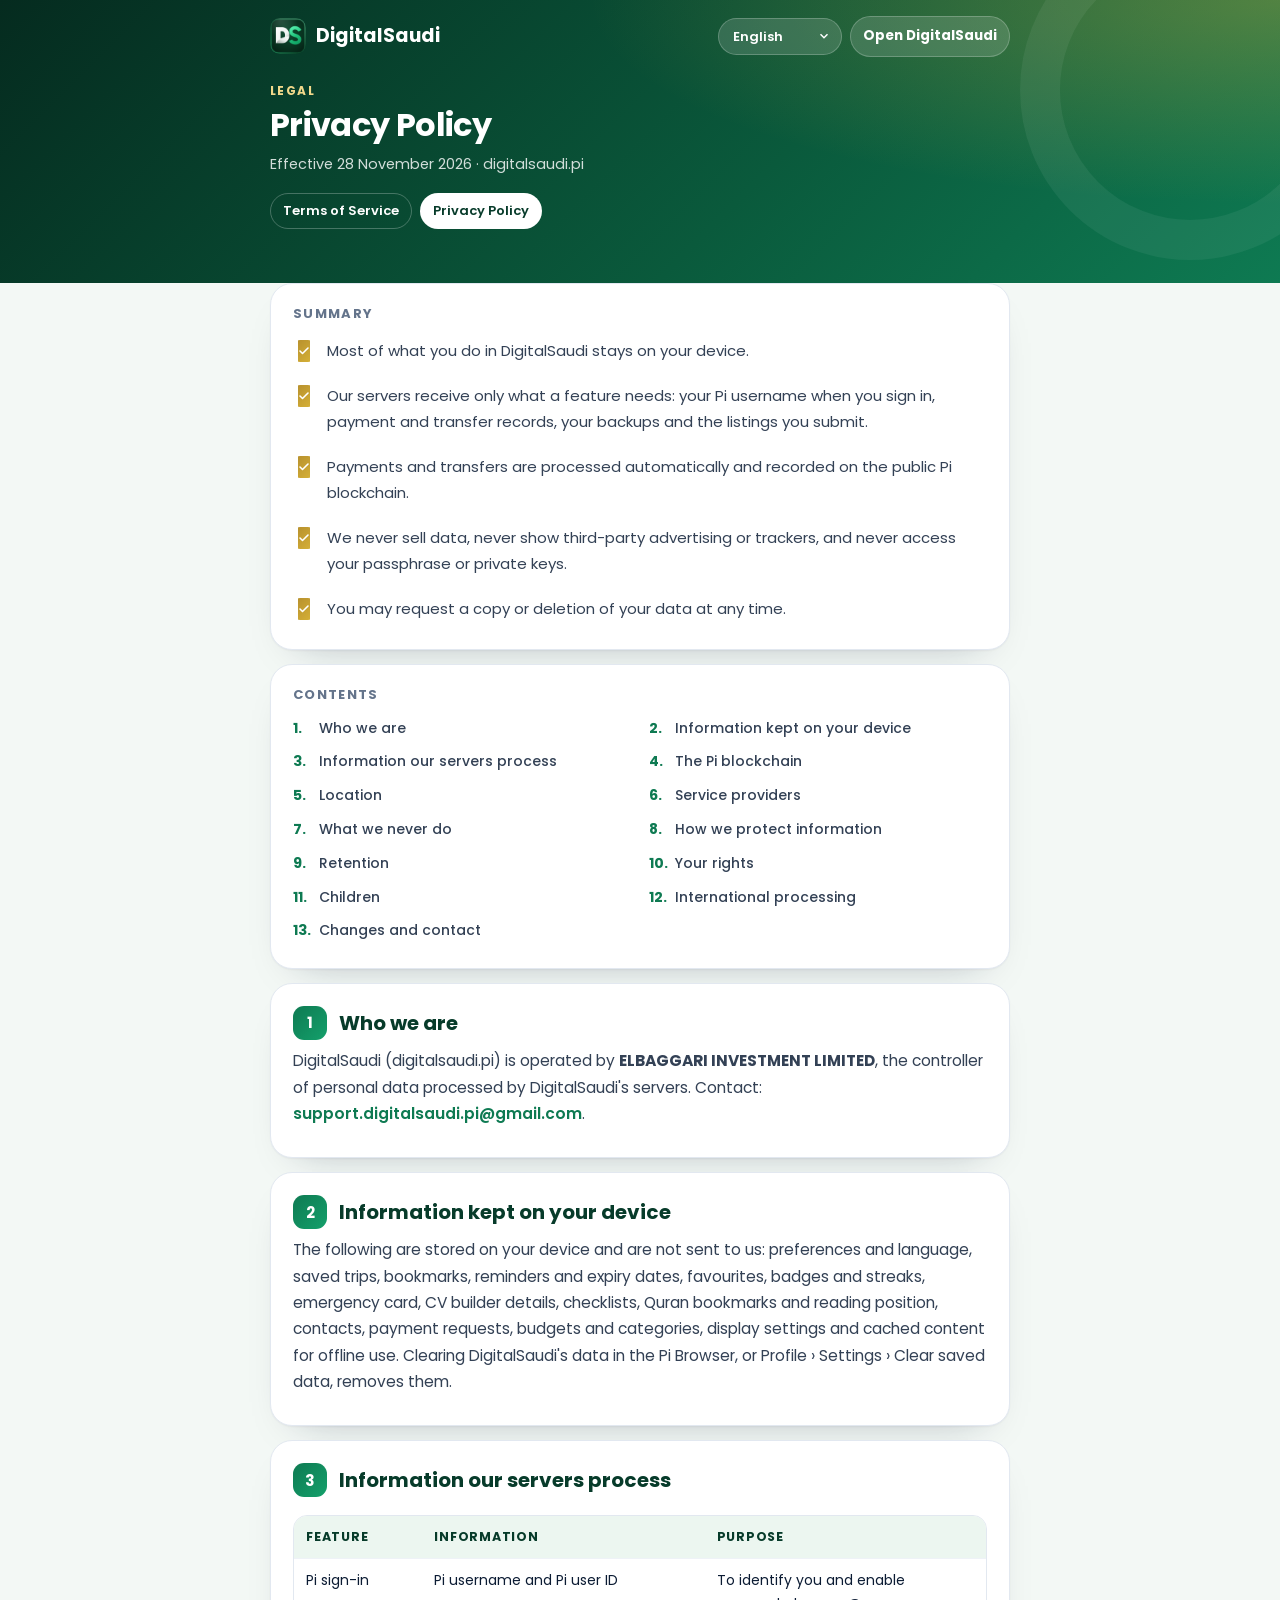
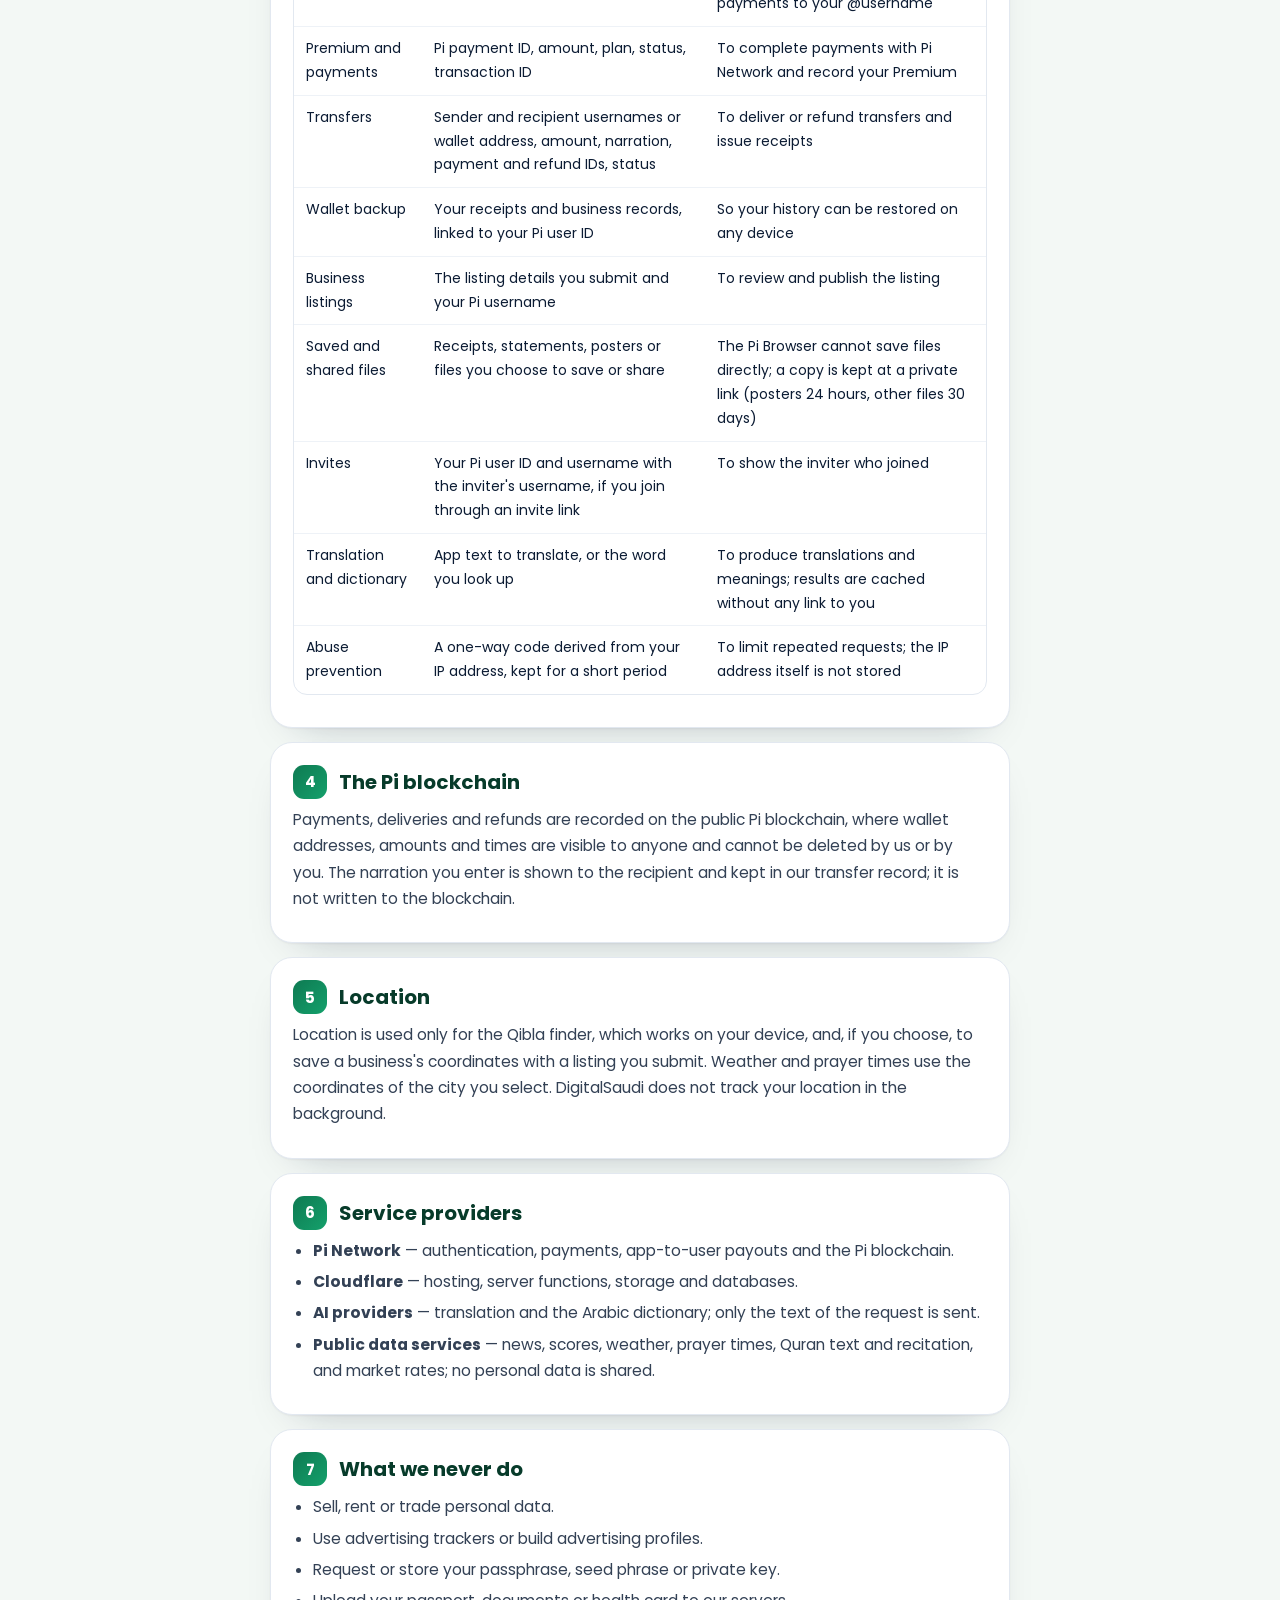
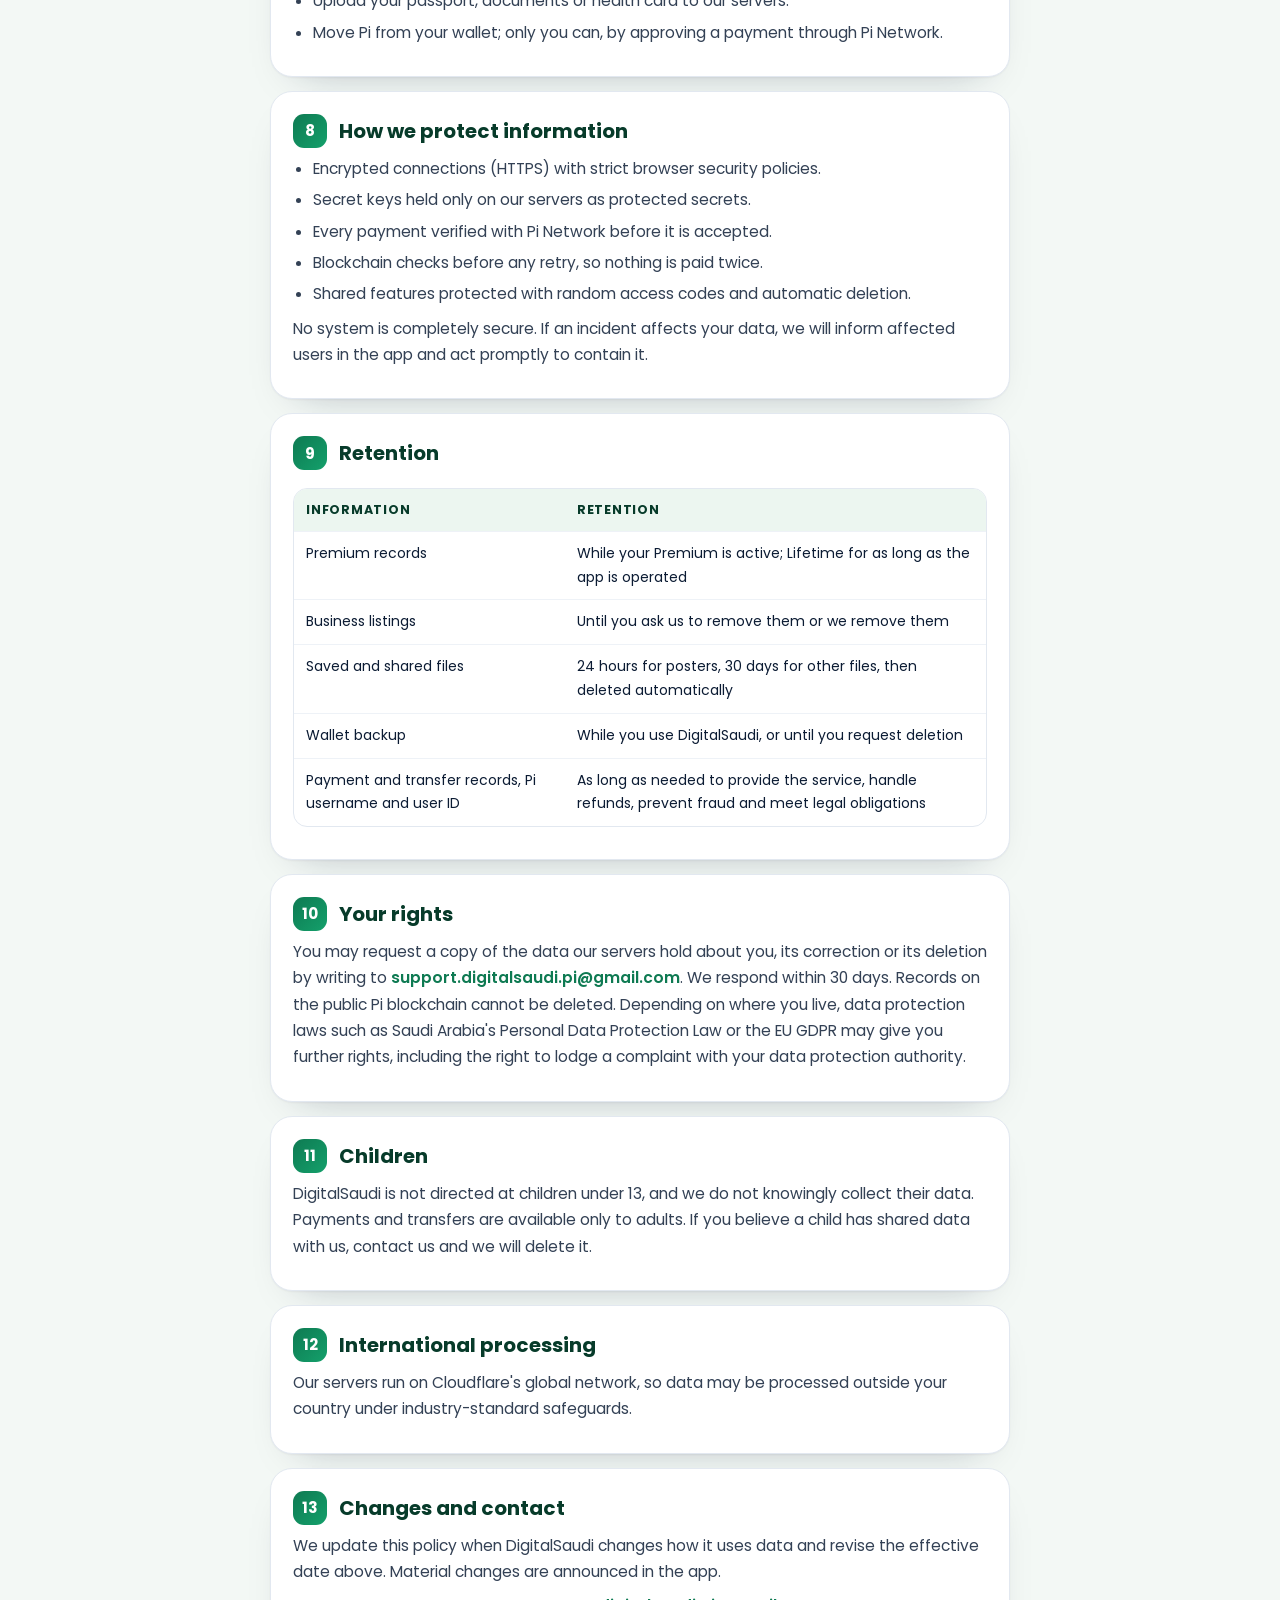
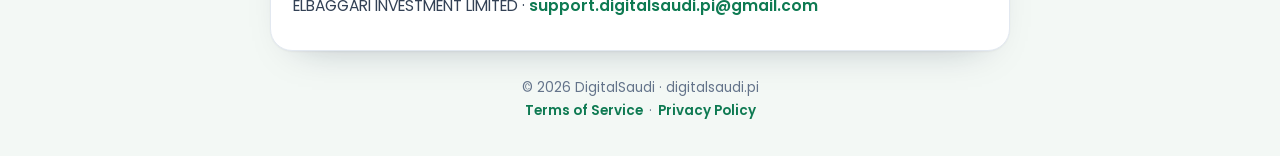
<file: privacy.html>
<!doctype html><html lang="en"><head><meta charset="utf-8"><meta name="viewport" content="width=device-width,initial-scale=1">
<title>Privacy Policy · DigitalSaudi</title><meta name="description" content="How DigitalSaudi, operated by ELBAGGARI INVESTMENT LIMITED, handles your information."><meta name="theme-color" content="#073B2A">
<link rel="icon" href="favicon-32.png"><link rel="preconnect" href="https://fonts.googleapis.com"><link rel="stylesheet" href="https://fonts.googleapis.com/css2?family=Poppins:wght@400;500;600;700&display=swap">
<style>:root{color-scheme:light;--navy:#073B2A;--blue:#0E7A52;--teal:#B8912E;--ink:#0B1B33;--ink2:#334155;--mute:#64748B;--line:#E2E8F0;--bg:#F3F8F5}
*{box-sizing:border-box}body{margin:0;background:var(--bg);color:var(--ink);font:16px/1.7 Poppins,system-ui,-apple-system,"Segoe UI",Roboto,sans-serif}
a{color:var(--blue);font-weight:600;text-decoration:none}a:hover{text-decoration:underline}
header.top{position:relative;overflow:hidden;color:#fff;background:radial-gradient(90% 120% at 100% 0%,rgba(212,175,55,.35),transparent 60%),linear-gradient(135deg,#052B1F 0%,#0A5A3C 60%,#0E7A52 100%)}
header.top:after{content:"";position:absolute;right:-80px;top:-80px;width:260px;height:260px;border-radius:50%;border:40px solid rgba(255,255,255,.06)}
.w{max-width:780px;margin:0 auto;padding:0 20px}
.bar{display:flex;align-items:center;justify-content:space-between;gap:10px;padding:16px 0;position:relative;z-index:1}
.bar a.b{display:flex;align-items:center;gap:10px;color:#fff;font-size:19px;font-weight:700;text-decoration:none}.bar img{width:36px;height:36px;border-radius:10px}
.bar .open{color:#fff;font-size:13.5px;font-weight:700;padding:8px 14px;border-radius:999px;background:rgba(255,255,255,.14);border:1px solid rgba(255,255,255,.22);text-decoration:none}
.hero{position:relative;z-index:1;padding:8px 0 54px}.hero .k{font-size:12px;font-weight:700;letter-spacing:.12em;text-transform:uppercase;color:#F2D98B}
.hero h1{font-size:32px;line-height:1.15;margin:6px 0 8px;letter-spacing:-.02em}.hero p{margin:0;color:rgba(255,255,255,.82);font-size:14.5px}
.docs{display:flex;gap:8px;flex-wrap:wrap;margin-top:16px}.docs a{font-size:13px;color:#fff;padding:6px 12px;border-radius:999px;border:1px solid rgba(255,255,255,.25);text-decoration:none}.docs a.on{background:#fff;color:var(--navy)}
main{margin-top:-34px;position:relative;z-index:2}
.card{background:#fff;border:1px solid var(--line);border-radius:22px;box-shadow:0 1px 2px rgba(11,27,51,.05),0 18px 40px -28px rgba(11,27,51,.35);padding:22px 22px}
.card+.card{margin-top:14px}
.sum{display:grid;gap:10px;margin:6px 0 0;padding:0;list-style:none}.sum li{display:flex;gap:12px;align-items:flex-start;font-size:15px;color:var(--ink2)}
.sum li:before{content:"";flex:none;width:22px;height:22px;margin-top:2px;border-radius:7px;background:linear-gradient(135deg,var(--teal),#D4AF37) center/12px no-repeat;background-image:url("data:image/svg+xml,%3Csvg xmlns='http://www.w3.org/2000/svg' viewBox='0 0 24 24' fill='none' stroke='white' stroke-width='3.2' stroke-linecap='round' stroke-linejoin='round'%3E%3Cpolyline points='20 6 9 17 4 12'/%3E%3C/svg%3E"),linear-gradient(135deg,var(--teal),#D4AF37)}
h2.s{font-size:13px;letter-spacing:.1em;text-transform:uppercase;color:var(--mute);margin:0 0 10px}
.toc{display:grid;grid-template-columns:1fr 1fr;gap:4px 18px;font-size:14px}.toc a{display:block;padding:3px 0;color:var(--ink2);font-weight:500}
.toc a span{display:inline-block;min-width:26px;color:var(--blue);font-weight:700}
section{scroll-margin-top:16px}
section h2{display:flex;align-items:center;gap:12px;font-size:20px;line-height:1.3;margin:0 0 8px;color:var(--navy)}
section h2 .n{flex:none;width:34px;height:34px;border-radius:11px;display:flex;align-items:center;justify-content:center;font-size:15px;color:#fff;background:linear-gradient(135deg,var(--blue),#14A06B)}
section h3{font-size:16px;margin:16px 0 4px;color:var(--ink)}
section p,section li{color:var(--ink2);font-size:15.5px}section p{margin:8px 0}ul{padding-left:20px;margin:8px 0}li{margin:5px 0}
.def{display:grid;gap:8px;margin:10px 0}.def div{padding:12px 14px;border-radius:14px;background:var(--bg);border:1px solid var(--line)}.def b{display:block;color:var(--ink);font-size:14.5px}.def span{font-size:14.5px;color:var(--ink2)}
.tbl{width:100%;border-collapse:separate;border-spacing:0;border:1px solid var(--line);border-radius:14px;overflow:hidden;font-size:14px;margin:10px 0}
.tbl th,.tbl td{text-align:left;padding:10px 12px;border-bottom:1px solid #EEF2F7;vertical-align:top}.tbl tr:last-child td{border-bottom:0}
.tbl th{background:#ECF6F0;color:var(--navy);font-size:12.5px;text-transform:uppercase;letter-spacing:.06em}
.hl{padding:14px 16px;border-radius:16px;background:#FFF7E6;border:1px solid #FCD9A0;color:#7C4A03;font-size:15px;margin:10px 0}
.ok{padding:14px 16px;border-radius:16px;background:#E6F7F4;border:1px solid #A7E3D8;color:#065F55;font-size:15px;margin:10px 0}
footer{margin:26px 0 34px;text-align:center;font-size:13.5px;color:var(--mute)}footer a{margin:0 6px}
@media(max-width:600px){.toc{grid-template-columns:1fr}.hero h1{font-size:27px}.card{padding:18px 16px}.tbl{font-size:13px}.tbl th,.tbl td{padding:8px 9px}}
@media print{header.top{background:#073B2A!important;-webkit-print-color-adjust:exact;print-color-adjust:exact}.bar .open,.docs{display:none}}
.lsel{display:flex;align-items:center;gap:8px}.lsel select{appearance:none;-webkit-appearance:none;font:600 13px Poppins,system-ui,sans-serif;color:#fff;background:rgba(255,255,255,.14) url("data:image/svg+xml,%3Csvg xmlns='http://www.w3.org/2000/svg' viewBox='0 0 24 24' fill='none' stroke='white' stroke-width='2.5'%3E%3Cpath d='m6 9 6 6 6-6'/%3E%3C/svg%3E") right 10px center/14px no-repeat;border:1px solid rgba(255,255,255,.22);border-radius:999px;padding:8px 30px 8px 14px;cursor:pointer}.lsel select option{color:#0B1B33}
.pv{padding:12px 16px;border-radius:16px;background:#EEF3FF;border:1px solid #C7D6FF;color:#1E3A8A;font-size:14px;margin:0 0 14px}
.tw{overflow-x:auto;-webkit-overflow-scrolling:touch}
.lsel select{max-width:124px;text-overflow:ellipsis;white-space:nowrap}@media(max-width:430px){.bar .open{display:none}}
.bar .open{white-space:nowrap;padding:8px 12px}.bar a.b{white-space:nowrap}@media(max-width:380px){.bar a.b img{width:30px;height:30px}.lsel select{padding:7px 26px 7px 11px}}
.card{animation:lgIn .45s ease-out both}@keyframes lgIn{from{opacity:0;transform:translateY(8px)}to{opacity:1;transform:none}}
[dir=rtl] .tbl th,[dir=rtl] .tbl td{text-align:right}[dir=rtl] ul{padding-left:0;padding-right:20px}[dir=rtl] .sum li{flex-direction:row}
@media(prefers-reduced-motion:reduce){.card{animation:none}}</style></head><body>
<header class="top"><div class="w"><div class="bar"><a class="b" href="./"><img src="icon-192.png" alt="">DigitalSaudi</a><div class="lsel"><select id="lang" aria-label="Language"></select><a class="open" id="open" href="./">Open DigitalSaudi</a></div></div><div class="hero" id="hero"><div class="k">Legal</div><h1>Privacy Policy</h1><p>Effective 28 November 2026 · digitalsaudi.pi</p><nav class="docs"><a href="terms.html">Terms of Service</a><a href="privacy.html" class="on">Privacy Policy</a></nav></div></div></header>
<main class="w"><div id="body"><section class="card"><h2 class="s">Summary</h2><ul class="sum"><li>Most of what you do in DigitalSaudi stays on your device.</li><li>Our servers receive only what a feature needs: your Pi username when you sign in, payment and transfer records, your backups and the listings you submit.</li><li>Payments and transfers are processed automatically and recorded on the public Pi blockchain.</li><li>We never sell data, never show third-party advertising or trackers, and never access your passphrase or private keys.</li><li>You may request a copy or deletion of your data at any time.</li></ul></section><section class="card"><h2 class="s">Contents</h2><nav class="toc"><a href="#who"><span>1.</span>Who we are</a><a href="#device"><span>2.</span>Information kept on your device</a><a href="#server"><span>3.</span>Information our servers process</a><a href="#chain"><span>4.</span>The Pi blockchain</a><a href="#location"><span>5.</span>Location</a><a href="#providers"><span>6.</span>Service providers</a><a href="#never"><span>7.</span>What we never do</a><a href="#security"><span>8.</span>How we protect information</a><a href="#retention"><span>9.</span>Retention</a><a href="#rights"><span>10.</span>Your rights</a><a href="#children"><span>11.</span>Children</a><a href="#intl"><span>12.</span>International processing</a><a href="#changes"><span>13.</span>Changes and contact</a></nav></section><section class="card" id="who"><h2><span class="n">1</span>Who we are</h2><p>DigitalSaudi (digitalsaudi.pi) is operated by <b>ELBAGGARI INVESTMENT LIMITED</b>, the controller of personal data processed by DigitalSaudi's servers. Contact: <a href="mailto:support.digitalsaudi.pi@gmail.com">support.digitalsaudi.pi@gmail.com</a>.</p></section><section class="card" id="device"><h2><span class="n">2</span>Information kept on your device</h2><p>The following are stored on your device and are not sent to us: preferences and language, saved trips, bookmarks, reminders and expiry dates, favourites, badges and streaks, emergency card, CV builder details, checklists, Quran bookmarks and reading position, contacts, payment requests, budgets and categories, display settings and cached content for offline use. Clearing DigitalSaudi's data in the Pi Browser, or Profile › Settings › Clear saved data, removes them.</p></section><section class="card" id="server"><h2><span class="n">3</span>Information our servers process</h2><div class="tw"><table class="tbl"><tr><th>Feature</th><th>Information</th><th>Purpose</th></tr><tr><td>Pi sign-in</td><td>Pi username and Pi user ID</td><td>To identify you and enable payments to your @username</td></tr><tr><td>Premium and payments</td><td>Pi payment ID, amount, plan, status, transaction ID</td><td>To complete payments with Pi Network and record your Premium</td></tr><tr><td>Transfers</td><td>Sender and recipient usernames or wallet address, amount, narration, payment and refund IDs, status</td><td>To deliver or refund transfers and issue receipts</td></tr><tr><td>Wallet backup</td><td>Your receipts and business records, linked to your Pi user ID</td><td>So your history can be restored on any device</td></tr><tr><td>Business listings</td><td>The listing details you submit and your Pi username</td><td>To review and publish the listing</td></tr><tr><td>Saved and shared files</td><td>Receipts, statements, posters or files you choose to save or share</td><td>The Pi Browser cannot save files directly; a copy is kept at a private link (posters 24 hours, other files 30 days)</td></tr><tr><td>Invites</td><td>Your Pi user ID and username with the inviter's username, if you join through an invite link</td><td>To show the inviter who joined</td></tr><tr><td>Translation and dictionary</td><td>App text to translate, or the word you look up</td><td>To produce translations and meanings; results are cached without any link to you</td></tr><tr><td>Abuse prevention</td><td>A one-way code derived from your IP address, kept for a short period</td><td>To limit repeated requests; the IP address itself is not stored</td></tr></table></div></section><section class="card" id="chain"><h2><span class="n">4</span>The Pi blockchain</h2><p>Payments, deliveries and refunds are recorded on the public Pi blockchain, where wallet addresses, amounts and times are visible to anyone and cannot be deleted by us or by you. The narration you enter is shown to the recipient and kept in our transfer record; it is not written to the blockchain.</p></section><section class="card" id="location"><h2><span class="n">5</span>Location</h2><p>Location is used only for the Qibla finder, which works on your device, and, if you choose, to save a business's coordinates with a listing you submit. Weather and prayer times use the coordinates of the city you select. DigitalSaudi does not track your location in the background.</p></section><section class="card" id="providers"><h2><span class="n">6</span>Service providers</h2><ul><li><b>Pi Network</b> — authentication, payments, app-to-user payouts and the Pi blockchain.</li><li><b>Cloudflare</b> — hosting, server functions, storage and databases.</li><li><b>AI providers</b> — translation and the Arabic dictionary; only the text of the request is sent.</li><li><b>Public data services</b> — news, scores, weather, prayer times, Quran text and recitation, and market rates; no personal data is shared.</li></ul></section><section class="card" id="never"><h2><span class="n">7</span>What we never do</h2><ul><li>Sell, rent or trade personal data.</li><li>Use advertising trackers or build advertising profiles.</li><li>Request or store your passphrase, seed phrase or private key.</li><li>Upload your passport, documents or health card to our servers.</li><li>Move Pi from your wallet; only you can, by approving a payment through Pi Network.</li></ul></section><section class="card" id="security"><h2><span class="n">8</span>How we protect information</h2><ul><li>Encrypted connections (HTTPS) with strict browser security policies.</li><li>Secret keys held only on our servers as protected secrets.</li><li>Every payment verified with Pi Network before it is accepted.</li><li>Blockchain checks before any retry, so nothing is paid twice.</li><li>Shared features protected with random access codes and automatic deletion.</li></ul><p>No system is completely secure. If an incident affects your data, we will inform affected users in the app and act promptly to contain it.</p></section><section class="card" id="retention"><h2><span class="n">9</span>Retention</h2><div class="tw"><table class="tbl"><tr><th>Information</th><th>Retention</th></tr><tr><td>Premium records</td><td>While your Premium is active; Lifetime for as long as the app is operated</td></tr><tr><td>Business listings</td><td>Until you ask us to remove them or we remove them</td></tr><tr><td>Saved and shared files</td><td>24 hours for posters, 30 days for other files, then deleted automatically</td></tr><tr><td>Wallet backup</td><td>While you use DigitalSaudi, or until you request deletion</td></tr><tr><td>Payment and transfer records, Pi username and user ID</td><td>As long as needed to provide the service, handle refunds, prevent fraud and meet legal obligations</td></tr></table></div></section><section class="card" id="rights"><h2><span class="n">10</span>Your rights</h2><p>You may request a copy of the data our servers hold about you, its correction or its deletion by writing to <a href="mailto:support.digitalsaudi.pi@gmail.com">support.digitalsaudi.pi@gmail.com</a>. We respond within 30 days. Records on the public Pi blockchain cannot be deleted. Depending on where you live, data protection laws such as Saudi Arabia's Personal Data Protection Law or the EU GDPR may give you further rights, including the right to lodge a complaint with your data protection authority.</p></section><section class="card" id="children"><h2><span class="n">11</span>Children</h2><p>DigitalSaudi is not directed at children under 13, and we do not knowingly collect their data. Payments and transfers are available only to adults. If you believe a child has shared data with us, contact us and we will delete it.</p></section><section class="card" id="intl"><h2><span class="n">12</span>International processing</h2><p>Our servers run on Cloudflare's global network, so data may be processed outside your country under industry-standard safeguards.</p></section><section class="card" id="changes"><h2><span class="n">13</span>Changes and contact</h2><p>We update this policy when DigitalSaudi changes how it uses data and revise the effective date above. Material changes are announced in the app.</p><p>ELBAGGARI INVESTMENT LIMITED · <a href="mailto:support.digitalsaudi.pi@gmail.com">support.digitalsaudi.pi@gmail.com</a></p></section></div>
<footer id="foot">© 2026 DigitalSaudi · digitalsaudi.pi<br><a href="terms.html">Terms of Service</a>·<a href="privacy.html">Privacy Policy</a></footer></main>
<script>(function () {
  var L = { en: 'English', ar: 'العربية', ur: 'اردو', id: 'Bahasa Indonesia', ha: 'Hausa', fr: 'Français' }, K = 'privacy', V = '099693cd';
  var EN = { title: document.title, desc: document.querySelector('meta[name=description]').content, hero: document.getElementById('hero').innerHTML, body: document.getElementById('body').innerHTML, open: document.getElementById('open').textContent, footer: document.getElementById('foot').innerHTML };
  function saved() { try { var v = JSON.parse(localStorage.getItem('ds_lang') || 'null'); return L[v] ? v : ''; } catch (e) { return ''; } }
  function auto() { var l = String((navigator.languages && navigator.languages[0]) || navigator.language || '').slice(0, 2).toLowerCase(); return { ar: 1, ur: 1, id: 1, fr: 1 }[l] ? l : 'en'; }
  var sel = document.getElementById('lang');
  sel.innerHTML = Object.keys(L).map(function (k) { return '<option value="' + k + '">' + L[k] + '</option>'; }).join('');
  function show(l) {
    sel.value = l; document.documentElement.lang = l; document.documentElement.dir = (l === 'ar' || l === 'ur') ? 'rtl' : 'ltr';
    if (l === 'en') { document.title = EN.title; document.getElementById('hero').innerHTML = EN.hero; document.getElementById('body').innerHTML = EN.body; document.getElementById('open').textContent = EN.open; document.getElementById('foot').innerHTML = EN.footer; return; }
    var d = window.DSLEGAL; if (!d) return;
    var p = d.html[K]; document.title = p.title + ' · DigitalSaudi'; document.getElementById('hero').innerHTML = p.hero; document.getElementById('body').innerHTML = p.body; document.getElementById('open').textContent = d.ui.open; document.getElementById('foot').innerHTML = d.ui.footer + '<br><a href="terms.html">' + d.ui.terms + '</a>·<a href="privacy.html">' + d.ui.privacy + '</a>·<a href="risk-disclosure.html">' + d.ui.risk + '</a>';
    if (location.hash) { var t = document.getElementById(location.hash.slice(1)); if (t) t.scrollIntoView(); }
  }
  function load(l) {
    if (l === 'en') { window.DSLEGAL = null; show('en'); return; }
    var s = document.createElement('script'); s.src = 'legal-i18n/' + l + '.js?v=' + V; s.onload = function () { show(l); }; document.head.appendChild(s);
  }
  sel.onchange = function () { try { localStorage.setItem('ds_lang', JSON.stringify(sel.value)); } catch (e) {} load(sel.value); };
  load(saved() || auto());
})();</script></body></html>
</file>
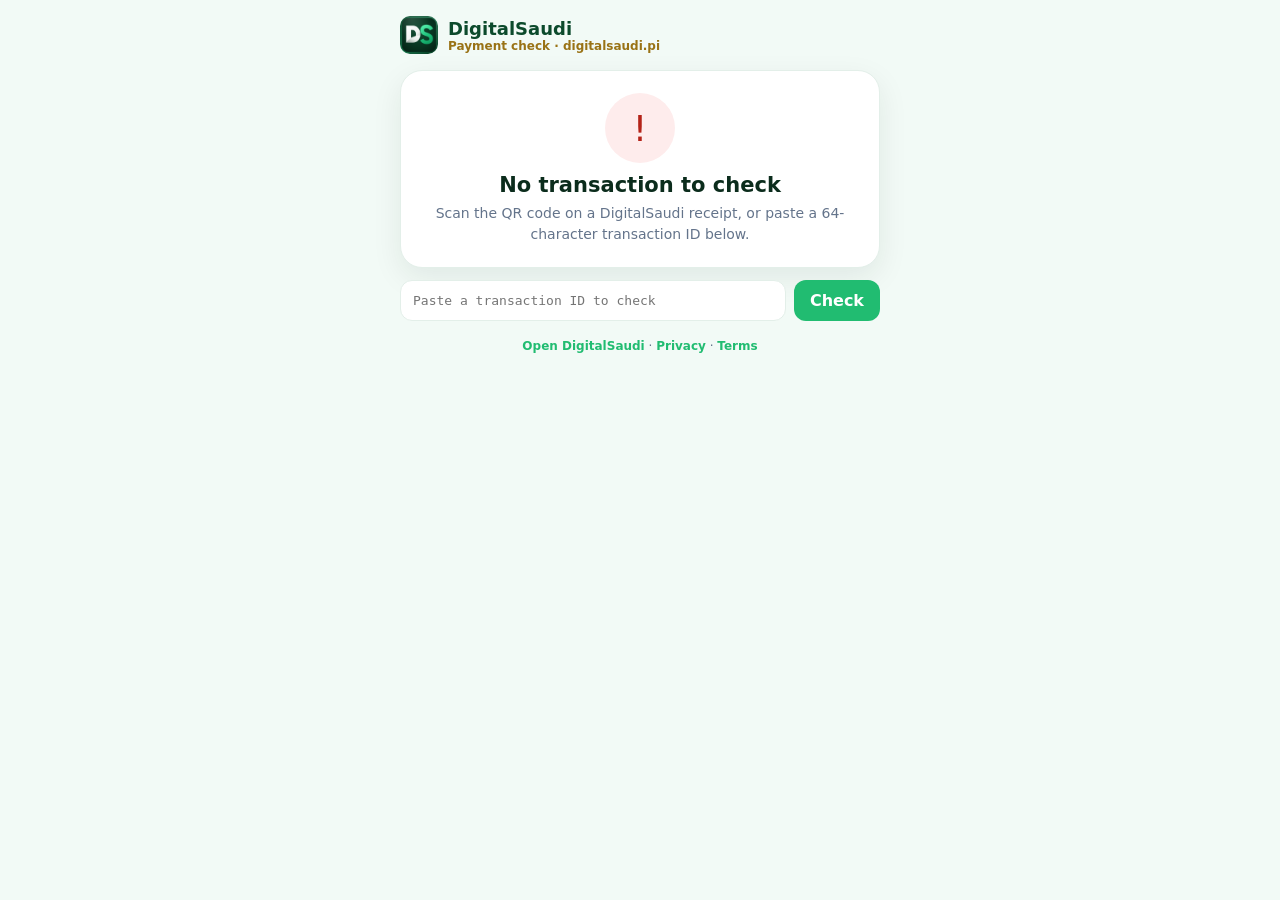
<file: receipt.html>
<!doctype html>
<html lang="en">
<head>
<meta charset="utf-8">
<meta name="viewport" content="width=device-width,initial-scale=1,viewport-fit=cover">
<title>Verify a payment · DigitalSaudi</title>
<meta name="description" content="Check a DigitalSaudi receipt against the public Pi blockchain.">
<meta http-equiv="Content-Security-Policy" content="default-src 'self'; script-src 'self' 'unsafe-inline'; style-src 'self' 'unsafe-inline' https://fonts.googleapis.com; font-src https://fonts.gstatic.com data:; img-src 'self' data:; connect-src 'self'; object-src 'none'; base-uri 'self'">
<meta name="theme-color" content="#0C4A2C">
<link rel="icon" href="favicon-32.png">
<link rel="preconnect" href="https://fonts.googleapis.com"><link rel="preconnect" href="https://fonts.gstatic.com" crossorigin>
<link href="https://fonts.googleapis.com/css2?family=JetBrains+Mono:wght@500&family=Poppins:wght@400;600;700&display=swap" rel="stylesheet">
<style>
:root{--g:#21BC71;--g2:#0C4A2C;--gold:#997215;--t:#0B2C1C;--m:#64748B;--bd:#E3EFE9;--bg:#F2FAF6}
*{box-sizing:border-box}html,body{margin:0}
body{font-family:Poppins,system-ui,sans-serif;background:var(--bg);color:var(--t);min-height:100vh;padding:0 16px 32px}
.wrap{max-width:480px;margin:0 auto}
.top{display:flex;align-items:center;gap:10px;padding:16px 0}.top img{width:38px;height:38px;border-radius:10px}
.top b{font-size:18px;color:var(--g2)}.top small{display:block;font-size:12px;color:var(--gold);font-weight:700;letter-spacing:0}
.card{background:#fff;border:1px solid var(--bd);border-radius:22px;box-shadow:0 10px 30px rgba(11,44,28,.08);overflow:hidden}
.res{padding:22px 20px;text-align:center}
.res .ic{width:70px;height:70px;border-radius:50%;margin:0 auto 10px;display:flex;align-items:center;justify-content:center;font-size:36px}
.ok .ic{background:#F6F2E7;color:#8B6819}.bad .ic{background:#FEECEC;color:#B42318}.wait .ic{background:#FFF8E8;color:#7A5C18}
.res h1{font-size:21px;margin:0}.res p{color:var(--m);font-size:14px;margin:6px 0 0;line-height:1.5}
.amt{font-size:42px;font-weight:800;margin:14px 0 0}
.seal{margin:0 20px 16px;padding:14px;border-radius:16px;text-align:center;background:linear-gradient(135deg,#EFFEF7,#F9F4E7);border:1.5px dashed #21BC71}.seal span{display:block;font-size:12px;font-weight:700;color:#475569;text-transform:uppercase;letter-spacing:.08em}.seal b{display:block;font-family:'JetBrains Mono',monospace;font-size:24px;letter-spacing:.06em;color:#0E6038;margin:4px 0}.seal small{display:block;font-size:12px;color:#64748B}
.rows{padding:4px 20px 14px}
.row{display:flex;justify-content:space-between;gap:12px;padding:11px 0;border-bottom:1px solid #EEF7F3;font-size:14px}.row:last-child{border:0}
.row span{color:var(--m);flex:none}.row b{text-align:right;word-break:break-all}.mono{font-family:'JetBrains Mono',monospace;font-size:12.5px}
.btn{display:block;text-align:center;margin-top:12px;padding:13px;border-radius:14px;background:var(--g);color:#fff;font-weight:800;text-decoration:none}
.btn.ghost{background:#fff;color:var(--t);border:1px solid var(--bd)}
.note{margin-top:14px;padding:13px;border-radius:14px;background:#fff;border:1px solid var(--bd);font-size:12.5px;color:var(--m);line-height:1.55}
.note b{color:var(--t)}
form{display:flex;gap:8px;margin-top:12px}input{flex:1;min-width:0;padding:12px;border:1px solid var(--bd);border-radius:12px;font:inherit;font-family:'JetBrains Mono',monospace;font-size:13px}
button{border:0;border-radius:12px;background:var(--g);color:#fff;font:inherit;font-weight:800;padding:0 16px;cursor:pointer}
.foot{text-align:center;font-size:12px;color:var(--m);margin-top:18px}.foot a{color:var(--g);font-weight:700;text-decoration:none}
</style>
</head>
<body>
<div class="wrap">
  <div class="top"><img src="icon-192.png" alt=""><div><b>DigitalSaudi</b><small>Payment check · digitalsaudi.pi</small></div></div>
  <div class="card" id="out"><div class="res wait"><div class="ic">⏳</div><h1>Checking the Pi blockchain…</h1></div></div>
  <form id="f"><input id="h" placeholder="Paste a transaction ID to check" autocomplete="off" aria-label="Transaction ID"><button>Check</button></form>
  <div class="foot"><a href="/">Open DigitalSaudi</a> · <a href="privacy.html">Privacy</a> · <a href="terms.html">Terms</a></div>
</div>
<script>
(function () {
  'use strict';
  var $ = function (id) { return document.getElementById(id); };
  var esc = function (x) { return String(x == null ? '' : x).replace(/[&<>"]/g, function (c) { return { '&': '&amp;', '<': '&lt;', '>': '&gt;', '"': '&quot;' }[c]; }); };
  var q = new URLSearchParams((location.hash || '').slice(1));
  var tx = (q.get('tx') || '').toLowerCase(), net = q.get('net') === 'test' ? 'test' : 'main', NETN = net === 'test' ? 'Pi Testnet' : 'Pi Mainnet';
  function show(cls, ic, title, text, extra) { $('out').innerHTML = '<div class="res ' + cls + '"><div class="ic">' + ic + '</div><h1>' + title + '</h1>' + (text ? '<p>' + text + '</p>' : '') + '</div>' + (extra || ''); }
  function check(h) {
    if (!/^[a-f0-9]{64}$/.test(h)) { show('bad', '!', 'No transaction to check', 'Scan the QR code on a DigitalSaudi receipt, or paste a 64-character transaction ID below.'); return; }
    show('wait', '⏳', 'Checking the Pi blockchain…', '');
    fetch('/verify?tx=' + h + '&net=' + net).then(function (r) { return r.json(); }).then(function (d) {
      if (!d.ok) { show('bad', '✕', 'Not found on the ' + NETN, esc(d.error || 'This transaction does not exist.') + ' A receipt with this transaction ID is not genuine.'); return; }
      var t = d.tx, pays = t.payments || [];
      if (!t.ok) { show('bad', '✕', 'This transaction failed', 'It is on the blockchain, but no Pi was moved.'); return; }
      var total = pays.reduce(function (a, p) { return a + parseFloat(p.amount || 0); }, 0), p0 = pays[0] || {};
      var when = new Date(t.at);
      show('ok', '✓', 'Genuine payment on the ' + NETN, 'This transaction is recorded on the public Pi blockchain.',
        '<div class="res" style="padding-top:0"><div class="amt">' + esc(+total.toFixed(7)) + ' π</div></div><div class="rows">' +
        '<div class="row"><span>From</span><b class="mono">' + esc(p0.from || '—') + '</b></div>' +
        '<div class="row"><span>To</span><b class="mono">' + esc(p0.to || '—') + '</b></div>' +
        (pays.length > 1 ? '<div class="row"><span>Payments</span><b>' + pays.length + ' in this transaction</b></div>' : '') +
        '<div class="row"><span>Memo / reference</span><b>' + esc(t.memo || '—') + '</b></div>' +
        '<div class="row"><span>Date</span><b>' + esc(when.toLocaleString([], { day: 'numeric', month: 'long', year: 'numeric', hour: '2-digit', minute: '2-digit' })) + '</b></div>' +
        '<div class="row"><span>Network</span><b>' + NETN + '</b></div>' +
        '<div class="row"><span>Transaction ID</span><b class="mono">' + esc(t.hash) + '</b></div></div>' +
        (t.seal ? '<div class="seal"><span>Verification code</span><b>' + esc(t.seal) + '</b><small>A genuine DigitalSaudi receipt shows this same code and amount.</small></div>' : '') +
        '<div style="padding:0 20px 18px"><a class="btn ghost" rel="noopener" href="https://blockexplorer.minepi.com/' + (net === 'test' ? 'testnet' : 'mainnet') + '/transactions/' + esc(t.hash) + '">View on Pi Block Explorer ›</a></div>');
    }).catch(function () { show('bad', '!', 'Could not reach the Pi blockchain', 'Check your connection and try again.'); });
  }
  $('f').onsubmit = function (e) { e.preventDefault(); var h = $('h').value.trim().toLowerCase(); history.replaceState(null, '', '#tx=' + h + '&net=' + net); check(h); };
  check(tx);
})();
</script>
</body>
</html>
</file>
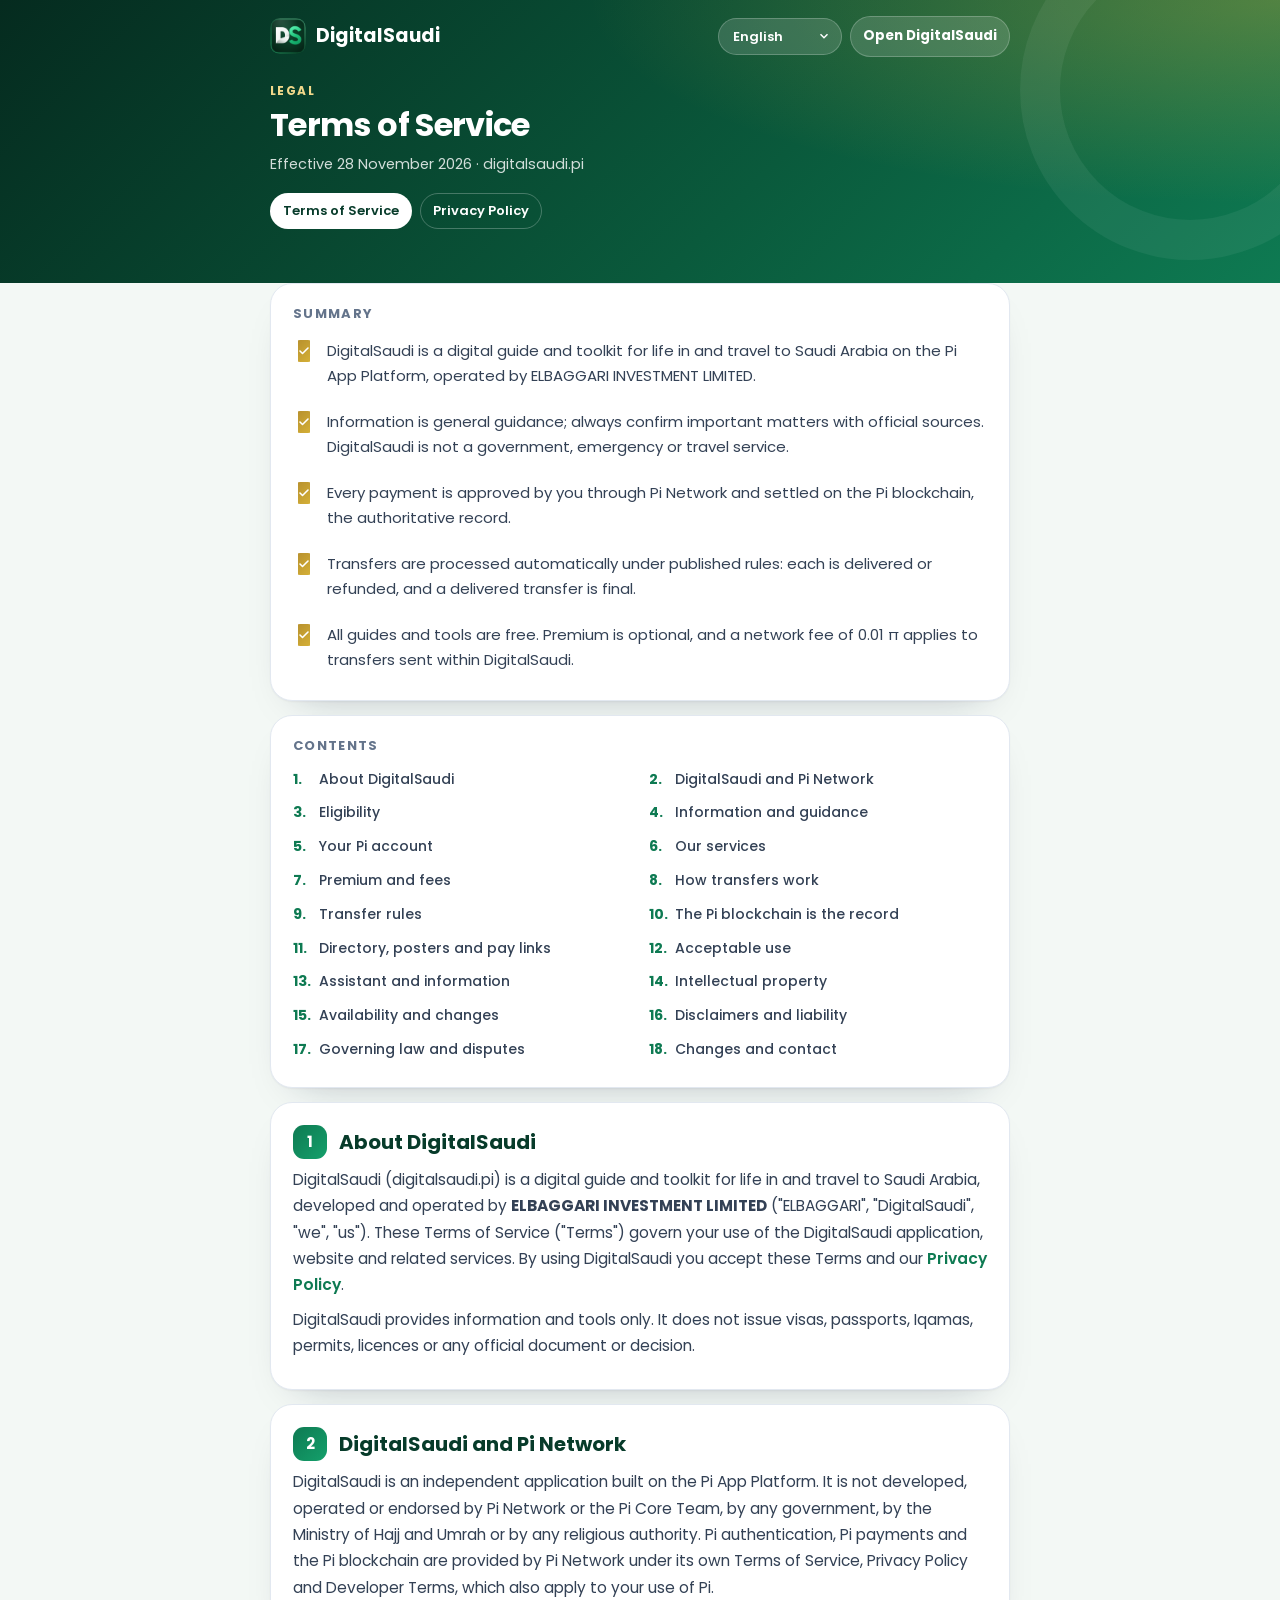
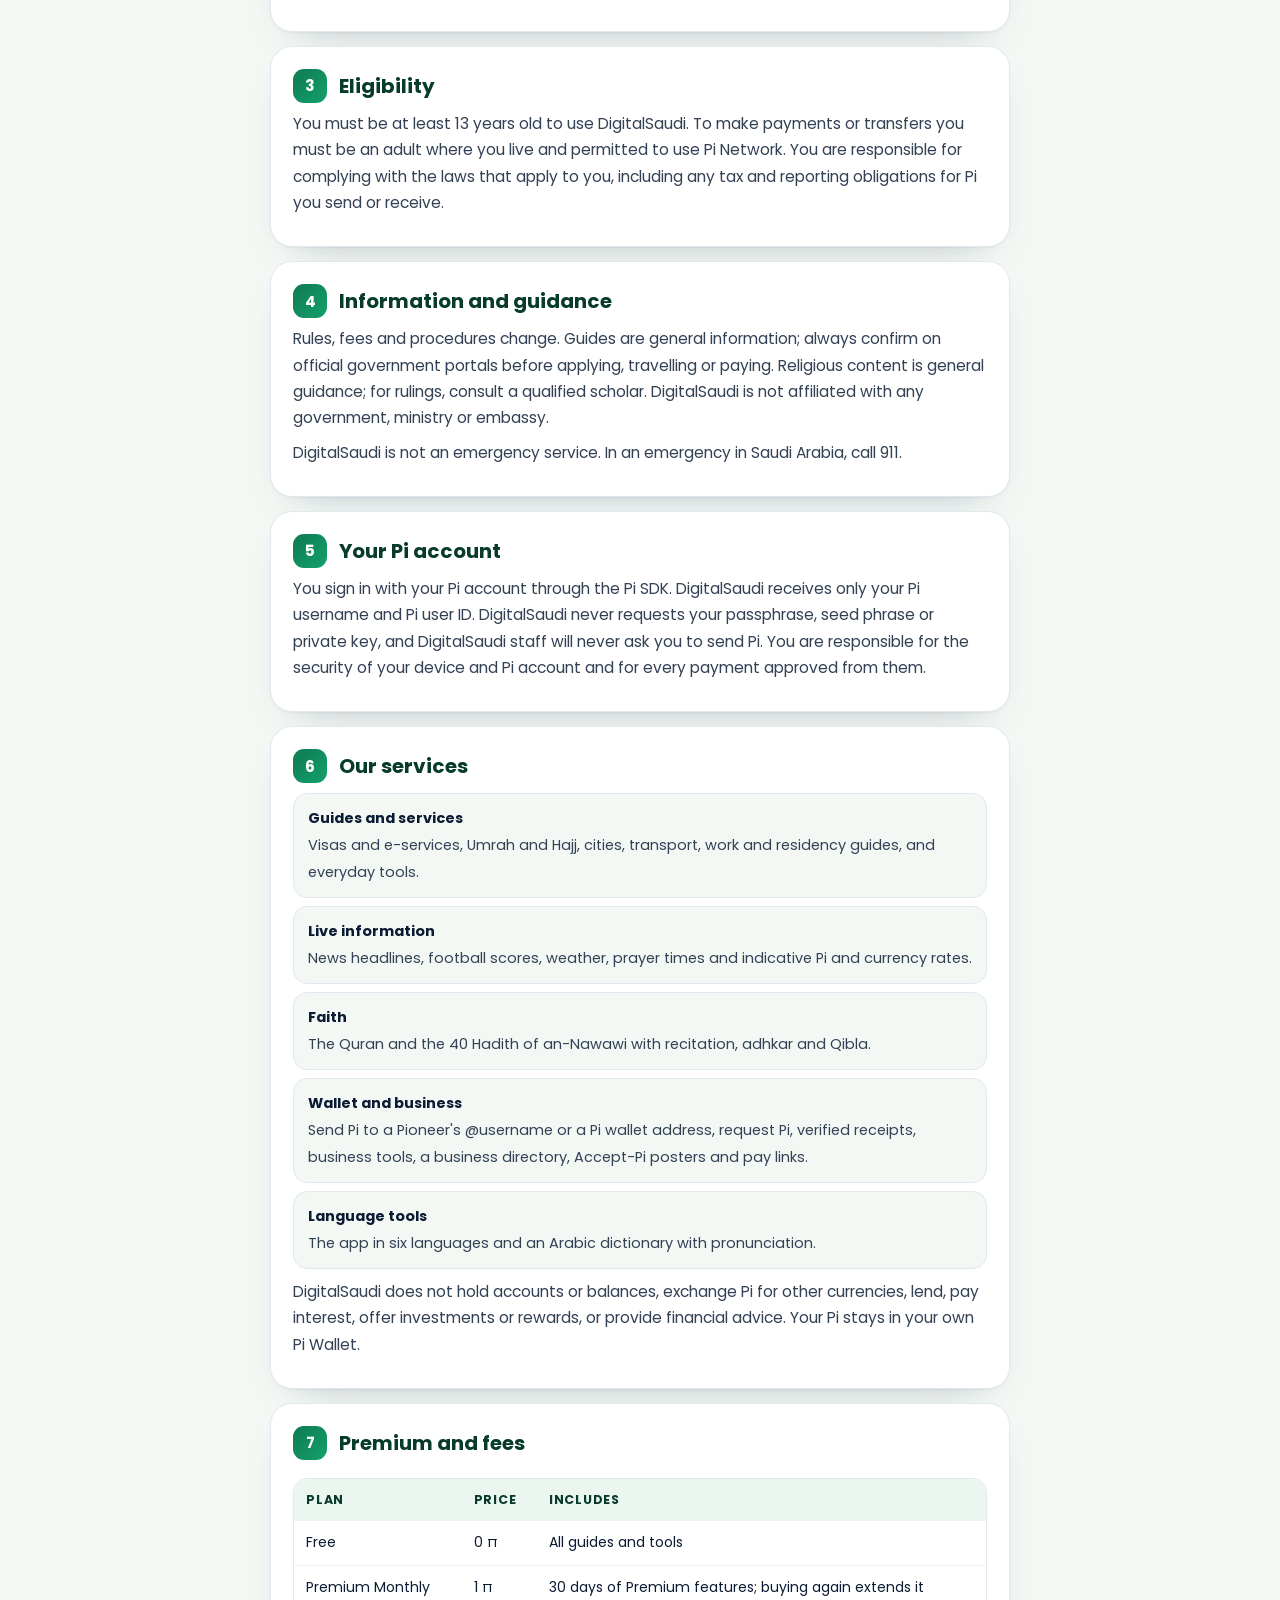
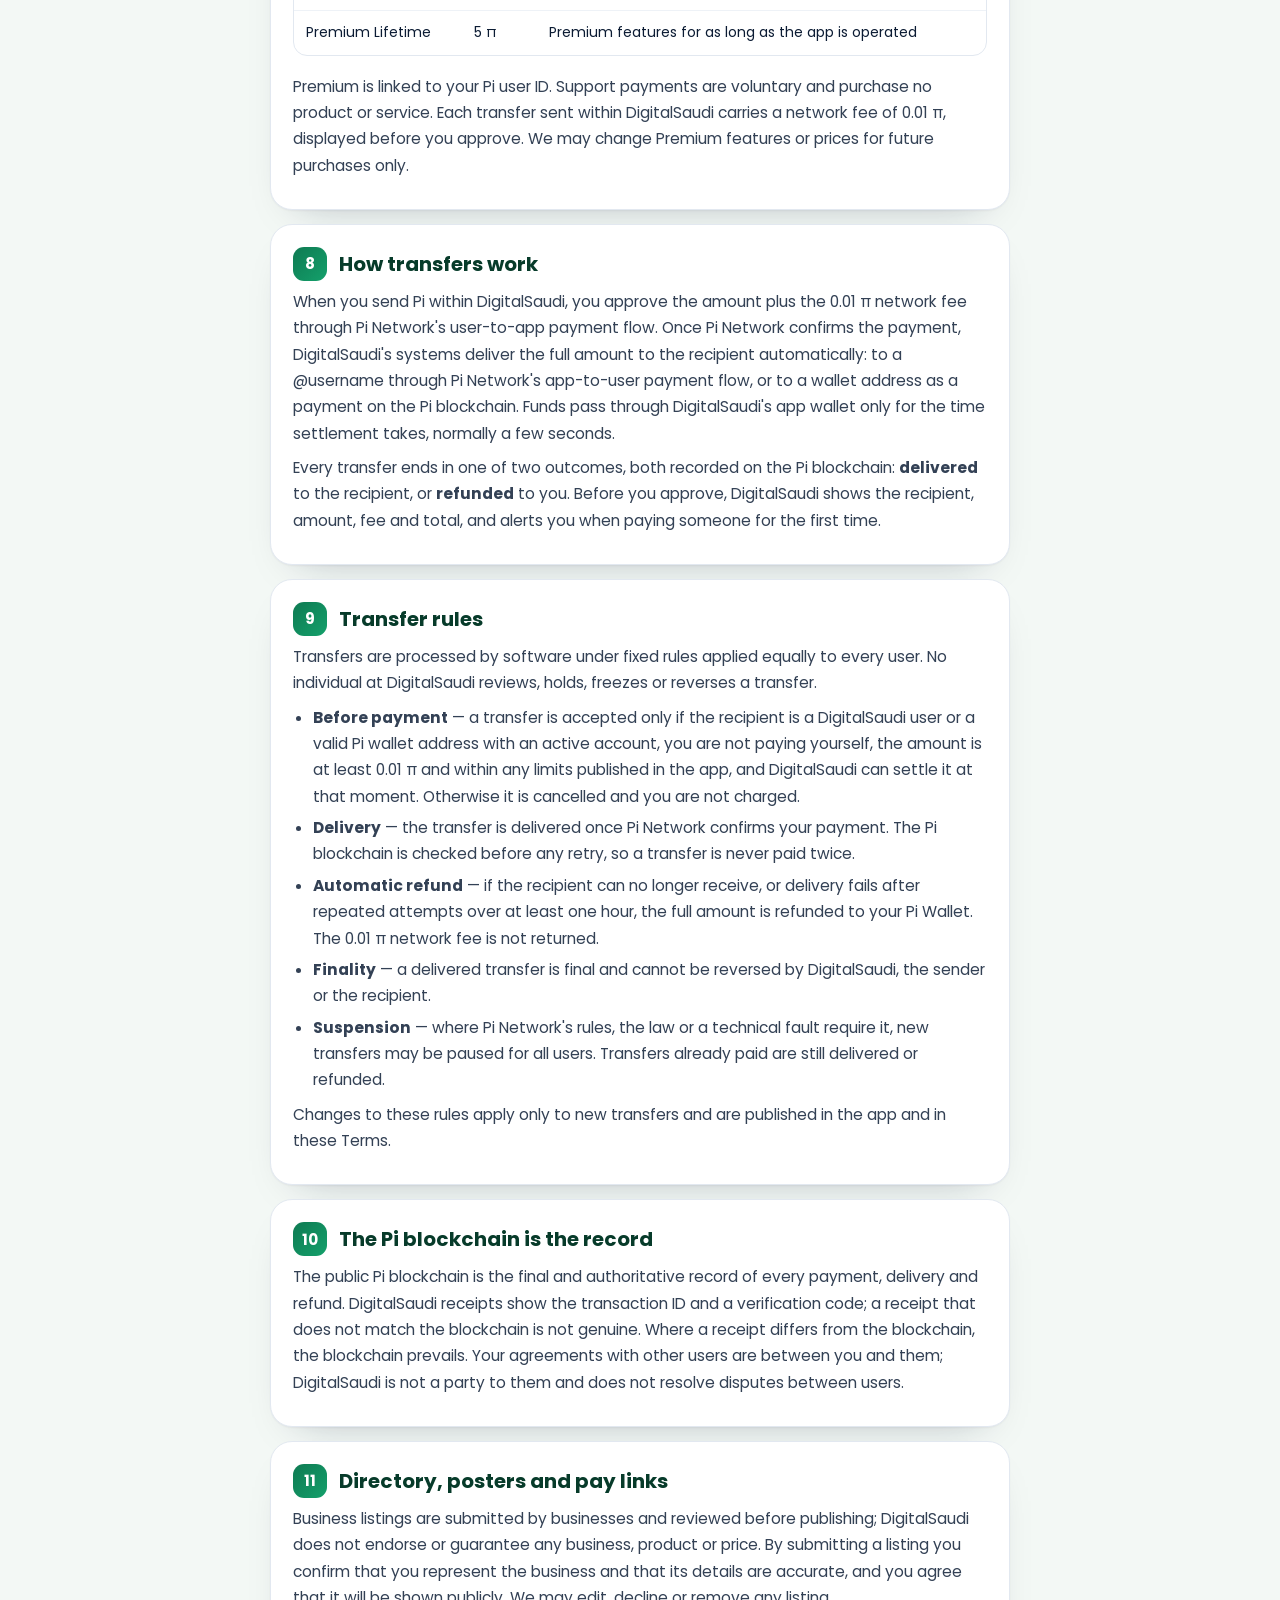
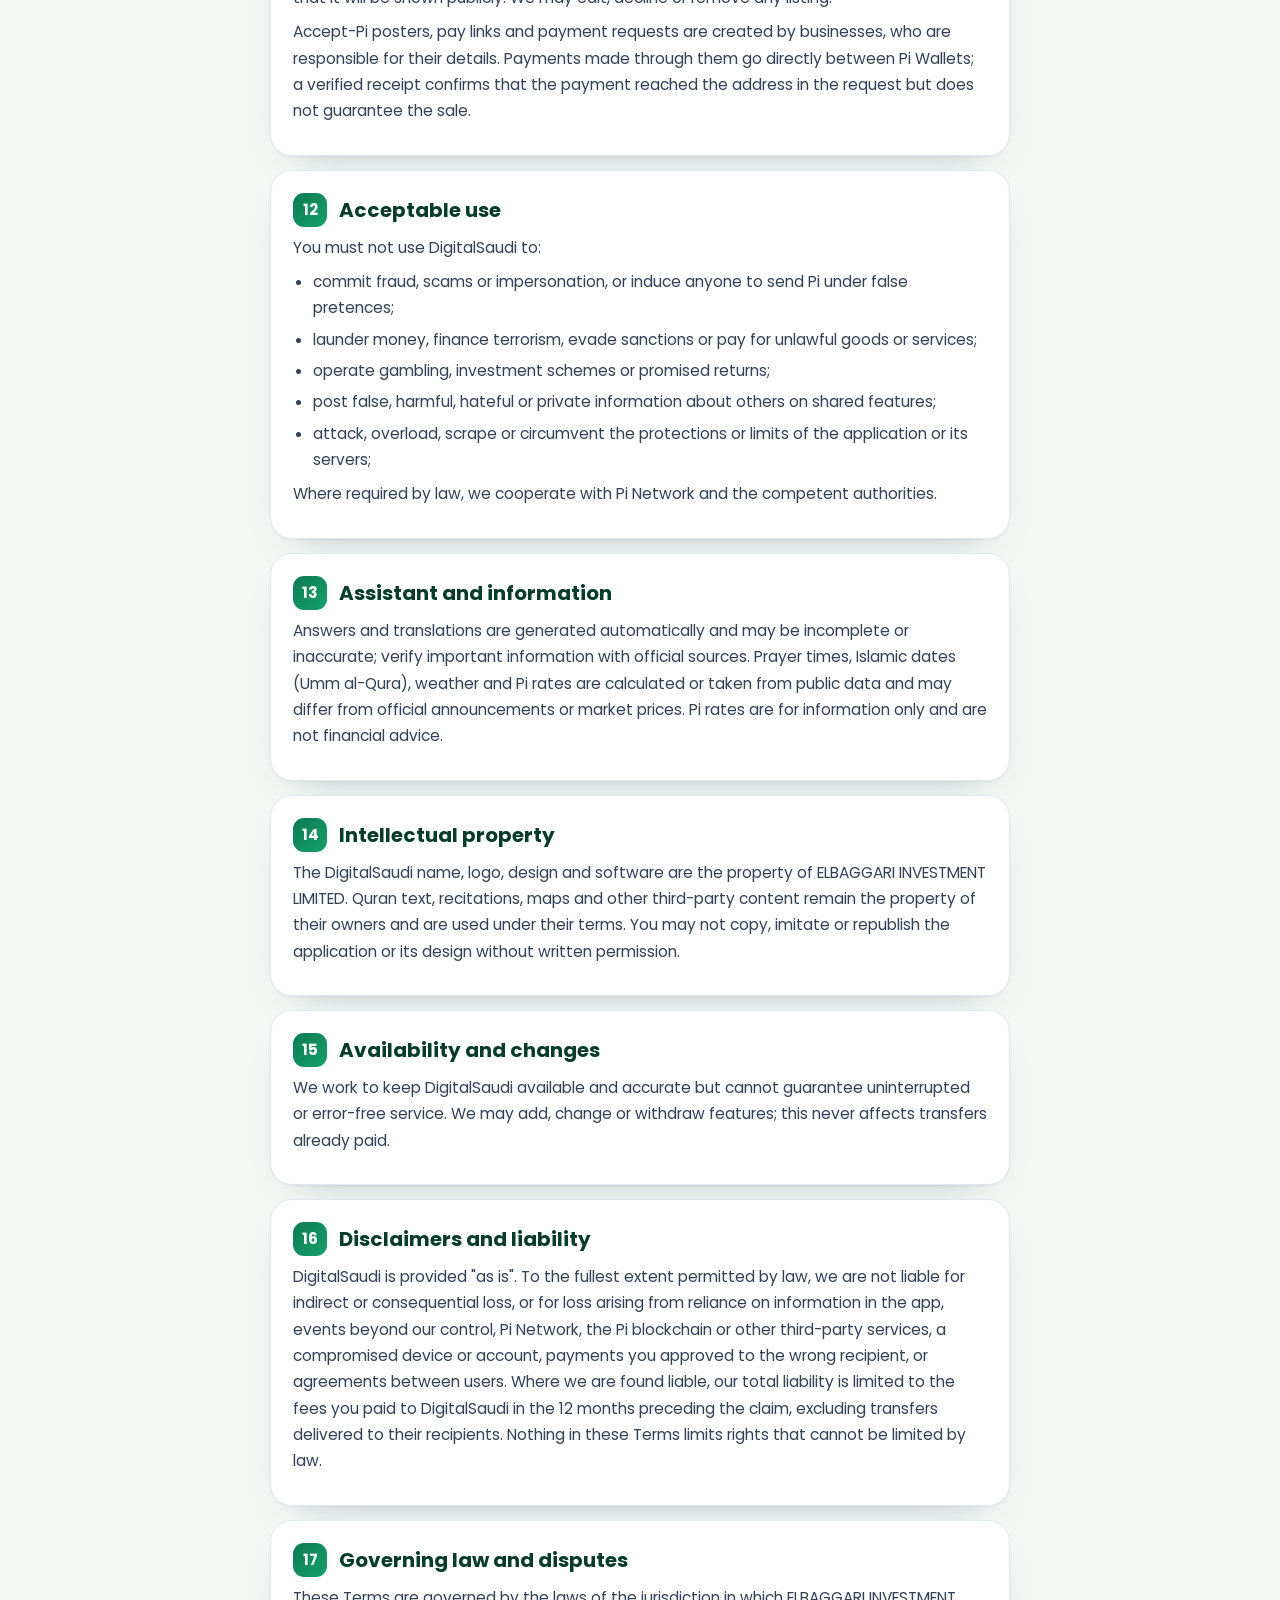
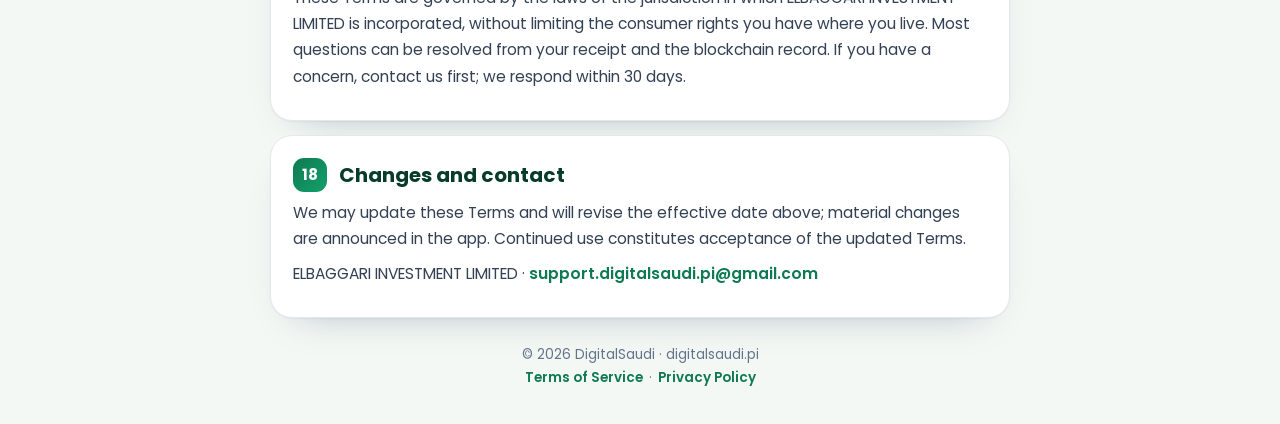
<file: terms.html>
<!doctype html><html lang="en"><head><meta charset="utf-8"><meta name="viewport" content="width=device-width,initial-scale=1">
<title>Terms of Service · DigitalSaudi</title><meta name="description" content="The terms that govern DigitalSaudi, operated by ELBAGGARI INVESTMENT LIMITED."><meta name="theme-color" content="#073B2A">
<link rel="icon" href="favicon-32.png"><link rel="preconnect" href="https://fonts.googleapis.com"><link rel="stylesheet" href="https://fonts.googleapis.com/css2?family=Poppins:wght@400;500;600;700&display=swap">
<style>:root{color-scheme:light;--navy:#073B2A;--blue:#0E7A52;--teal:#B8912E;--ink:#0B1B33;--ink2:#334155;--mute:#64748B;--line:#E2E8F0;--bg:#F3F8F5}
*{box-sizing:border-box}body{margin:0;background:var(--bg);color:var(--ink);font:16px/1.7 Poppins,system-ui,-apple-system,"Segoe UI",Roboto,sans-serif}
a{color:var(--blue);font-weight:600;text-decoration:none}a:hover{text-decoration:underline}
header.top{position:relative;overflow:hidden;color:#fff;background:radial-gradient(90% 120% at 100% 0%,rgba(212,175,55,.35),transparent 60%),linear-gradient(135deg,#052B1F 0%,#0A5A3C 60%,#0E7A52 100%)}
header.top:after{content:"";position:absolute;right:-80px;top:-80px;width:260px;height:260px;border-radius:50%;border:40px solid rgba(255,255,255,.06)}
.w{max-width:780px;margin:0 auto;padding:0 20px}
.bar{display:flex;align-items:center;justify-content:space-between;gap:10px;padding:16px 0;position:relative;z-index:1}
.bar a.b{display:flex;align-items:center;gap:10px;color:#fff;font-size:19px;font-weight:700;text-decoration:none}.bar img{width:36px;height:36px;border-radius:10px}
.bar .open{color:#fff;font-size:13.5px;font-weight:700;padding:8px 14px;border-radius:999px;background:rgba(255,255,255,.14);border:1px solid rgba(255,255,255,.22);text-decoration:none}
.hero{position:relative;z-index:1;padding:8px 0 54px}.hero .k{font-size:12px;font-weight:700;letter-spacing:.12em;text-transform:uppercase;color:#F2D98B}
.hero h1{font-size:32px;line-height:1.15;margin:6px 0 8px;letter-spacing:-.02em}.hero p{margin:0;color:rgba(255,255,255,.82);font-size:14.5px}
.docs{display:flex;gap:8px;flex-wrap:wrap;margin-top:16px}.docs a{font-size:13px;color:#fff;padding:6px 12px;border-radius:999px;border:1px solid rgba(255,255,255,.25);text-decoration:none}.docs a.on{background:#fff;color:var(--navy)}
main{margin-top:-34px;position:relative;z-index:2}
.card{background:#fff;border:1px solid var(--line);border-radius:22px;box-shadow:0 1px 2px rgba(11,27,51,.05),0 18px 40px -28px rgba(11,27,51,.35);padding:22px 22px}
.card+.card{margin-top:14px}
.sum{display:grid;gap:10px;margin:6px 0 0;padding:0;list-style:none}.sum li{display:flex;gap:12px;align-items:flex-start;font-size:15px;color:var(--ink2)}
.sum li:before{content:"";flex:none;width:22px;height:22px;margin-top:2px;border-radius:7px;background:linear-gradient(135deg,var(--teal),#D4AF37) center/12px no-repeat;background-image:url("data:image/svg+xml,%3Csvg xmlns='http://www.w3.org/2000/svg' viewBox='0 0 24 24' fill='none' stroke='white' stroke-width='3.2' stroke-linecap='round' stroke-linejoin='round'%3E%3Cpolyline points='20 6 9 17 4 12'/%3E%3C/svg%3E"),linear-gradient(135deg,var(--teal),#D4AF37)}
h2.s{font-size:13px;letter-spacing:.1em;text-transform:uppercase;color:var(--mute);margin:0 0 10px}
.toc{display:grid;grid-template-columns:1fr 1fr;gap:4px 18px;font-size:14px}.toc a{display:block;padding:3px 0;color:var(--ink2);font-weight:500}
.toc a span{display:inline-block;min-width:26px;color:var(--blue);font-weight:700}
section{scroll-margin-top:16px}
section h2{display:flex;align-items:center;gap:12px;font-size:20px;line-height:1.3;margin:0 0 8px;color:var(--navy)}
section h2 .n{flex:none;width:34px;height:34px;border-radius:11px;display:flex;align-items:center;justify-content:center;font-size:15px;color:#fff;background:linear-gradient(135deg,var(--blue),#14A06B)}
section h3{font-size:16px;margin:16px 0 4px;color:var(--ink)}
section p,section li{color:var(--ink2);font-size:15.5px}section p{margin:8px 0}ul{padding-left:20px;margin:8px 0}li{margin:5px 0}
.def{display:grid;gap:8px;margin:10px 0}.def div{padding:12px 14px;border-radius:14px;background:var(--bg);border:1px solid var(--line)}.def b{display:block;color:var(--ink);font-size:14.5px}.def span{font-size:14.5px;color:var(--ink2)}
.tbl{width:100%;border-collapse:separate;border-spacing:0;border:1px solid var(--line);border-radius:14px;overflow:hidden;font-size:14px;margin:10px 0}
.tbl th,.tbl td{text-align:left;padding:10px 12px;border-bottom:1px solid #EEF2F7;vertical-align:top}.tbl tr:last-child td{border-bottom:0}
.tbl th{background:#ECF6F0;color:var(--navy);font-size:12.5px;text-transform:uppercase;letter-spacing:.06em}
.hl{padding:14px 16px;border-radius:16px;background:#FFF7E6;border:1px solid #FCD9A0;color:#7C4A03;font-size:15px;margin:10px 0}
.ok{padding:14px 16px;border-radius:16px;background:#E6F7F4;border:1px solid #A7E3D8;color:#065F55;font-size:15px;margin:10px 0}
footer{margin:26px 0 34px;text-align:center;font-size:13.5px;color:var(--mute)}footer a{margin:0 6px}
@media(max-width:600px){.toc{grid-template-columns:1fr}.hero h1{font-size:27px}.card{padding:18px 16px}.tbl{font-size:13px}.tbl th,.tbl td{padding:8px 9px}}
@media print{header.top{background:#073B2A!important;-webkit-print-color-adjust:exact;print-color-adjust:exact}.bar .open,.docs{display:none}}
.lsel{display:flex;align-items:center;gap:8px}.lsel select{appearance:none;-webkit-appearance:none;font:600 13px Poppins,system-ui,sans-serif;color:#fff;background:rgba(255,255,255,.14) url("data:image/svg+xml,%3Csvg xmlns='http://www.w3.org/2000/svg' viewBox='0 0 24 24' fill='none' stroke='white' stroke-width='2.5'%3E%3Cpath d='m6 9 6 6 6-6'/%3E%3C/svg%3E") right 10px center/14px no-repeat;border:1px solid rgba(255,255,255,.22);border-radius:999px;padding:8px 30px 8px 14px;cursor:pointer}.lsel select option{color:#0B1B33}
.pv{padding:12px 16px;border-radius:16px;background:#EEF3FF;border:1px solid #C7D6FF;color:#1E3A8A;font-size:14px;margin:0 0 14px}
.tw{overflow-x:auto;-webkit-overflow-scrolling:touch}
.lsel select{max-width:124px;text-overflow:ellipsis;white-space:nowrap}@media(max-width:430px){.bar .open{display:none}}
.bar .open{white-space:nowrap;padding:8px 12px}.bar a.b{white-space:nowrap}@media(max-width:380px){.bar a.b img{width:30px;height:30px}.lsel select{padding:7px 26px 7px 11px}}
.card{animation:lgIn .45s ease-out both}@keyframes lgIn{from{opacity:0;transform:translateY(8px)}to{opacity:1;transform:none}}
[dir=rtl] .tbl th,[dir=rtl] .tbl td{text-align:right}[dir=rtl] ul{padding-left:0;padding-right:20px}[dir=rtl] .sum li{flex-direction:row}
@media(prefers-reduced-motion:reduce){.card{animation:none}}</style></head><body>
<header class="top"><div class="w"><div class="bar"><a class="b" href="./"><img src="icon-192.png" alt="">DigitalSaudi</a><div class="lsel"><select id="lang" aria-label="Language"></select><a class="open" id="open" href="./">Open DigitalSaudi</a></div></div><div class="hero" id="hero"><div class="k">Legal</div><h1>Terms of Service</h1><p>Effective 28 November 2026 · digitalsaudi.pi</p><nav class="docs"><a href="terms.html" class="on">Terms of Service</a><a href="privacy.html">Privacy Policy</a></nav></div></div></header>
<main class="w"><div id="body"><section class="card"><h2 class="s">Summary</h2><ul class="sum"><li>DigitalSaudi is a digital guide and toolkit for life in and travel to Saudi Arabia on the Pi App Platform, operated by ELBAGGARI INVESTMENT LIMITED.</li><li>Information is general guidance; always confirm important matters with official sources. DigitalSaudi is not a government, emergency or travel service.</li><li>Every payment is approved by you through Pi Network and settled on the Pi blockchain, the authoritative record.</li><li>Transfers are processed automatically under published rules: each is delivered or refunded, and a delivered transfer is final.</li><li>All guides and tools are free. Premium is optional, and a network fee of 0.01 π applies to transfers sent within DigitalSaudi.</li></ul></section><section class="card"><h2 class="s">Contents</h2><nav class="toc"><a href="#about"><span>1.</span>About DigitalSaudi</a><a href="#pi"><span>2.</span>DigitalSaudi and Pi Network</a><a href="#eligibility"><span>3.</span>Eligibility</a><a href="#guidance"><span>4.</span>Information and guidance</a><a href="#account"><span>5.</span>Your Pi account</a><a href="#services"><span>6.</span>Our services</a><a href="#fees"><span>7.</span>Premium and fees</a><a href="#transfers"><span>8.</span>How transfers work</a><a href="#rules"><span>9.</span>Transfer rules</a><a href="#record"><span>10.</span>The Pi blockchain is the record</a><a href="#directory"><span>11.</span>Directory, posters and pay links</a><a href="#use"><span>12.</span>Acceptable use</a><a href="#info"><span>13.</span>Assistant and information</a><a href="#ip"><span>14.</span>Intellectual property</a><a href="#availability"><span>15.</span>Availability and changes</a><a href="#liability"><span>16.</span>Disclaimers and liability</a><a href="#law"><span>17.</span>Governing law and disputes</a><a href="#changes"><span>18.</span>Changes and contact</a></nav></section><section class="card" id="about"><h2><span class="n">1</span>About DigitalSaudi</h2><p>DigitalSaudi (digitalsaudi.pi) is a digital guide and toolkit for life in and travel to Saudi Arabia, developed and operated by <b>ELBAGGARI INVESTMENT LIMITED</b> ("ELBAGGARI", "DigitalSaudi", "we", "us"). These Terms of Service ("Terms") govern your use of the DigitalSaudi application, website and related services. By using DigitalSaudi you accept these Terms and our <a href="privacy.html">Privacy Policy</a>.</p><p>DigitalSaudi provides information and tools only. It does not issue visas, passports, Iqamas, permits, licences or any official document or decision.</p></section><section class="card" id="pi"><h2><span class="n">2</span>DigitalSaudi and Pi Network</h2><p>DigitalSaudi is an independent application built on the Pi App Platform. It is not developed, operated or endorsed by Pi Network or the Pi Core Team, by any government, by the Ministry of Hajj and Umrah or by any religious authority. Pi authentication, Pi payments and the Pi blockchain are provided by Pi Network under its own Terms of Service, Privacy Policy and Developer Terms, which also apply to your use of Pi.</p></section><section class="card" id="eligibility"><h2><span class="n">3</span>Eligibility</h2><p>You must be at least 13 years old to use DigitalSaudi. To make payments or transfers you must be an adult where you live and permitted to use Pi Network. You are responsible for complying with the laws that apply to you, including any tax and reporting obligations for Pi you send or receive.</p></section><section class="card" id="guidance"><h2><span class="n">4</span>Information and guidance</h2><p>Rules, fees and procedures change. Guides are general information; always confirm on official government portals before applying, travelling or paying. Religious content is general guidance; for rulings, consult a qualified scholar. DigitalSaudi is not affiliated with any government, ministry or embassy.</p><p>DigitalSaudi is not an emergency service. In an emergency in Saudi Arabia, call 911.</p></section><section class="card" id="account"><h2><span class="n">5</span>Your Pi account</h2><p>You sign in with your Pi account through the Pi SDK. DigitalSaudi receives only your Pi username and Pi user ID. DigitalSaudi never requests your passphrase, seed phrase or private key, and DigitalSaudi staff will never ask you to send Pi. You are responsible for the security of your device and Pi account and for every payment approved from them.</p></section><section class="card" id="services"><h2><span class="n">6</span>Our services</h2><div class="def"><div><b>Guides and services</b><span>Visas and e-services, Umrah and Hajj, cities, transport, work and residency guides, and everyday tools.</span></div><div><b>Live information</b><span>News headlines, football scores, weather, prayer times and indicative Pi and currency rates.</span></div><div><b>Faith</b><span>The Quran and the 40 Hadith of an-Nawawi with recitation, adhkar and Qibla.</span></div><div><b>Wallet and business</b><span>Send Pi to a Pioneer's @username or a Pi wallet address, request Pi, verified receipts, business tools, a business directory, Accept-Pi posters and pay links.</span></div><div><b>Language tools</b><span>The app in six languages and an Arabic dictionary with pronunciation.</span></div></div><p>DigitalSaudi does not hold accounts or balances, exchange Pi for other currencies, lend, pay interest, offer investments or rewards, or provide financial advice. Your Pi stays in your own Pi Wallet.</p></section><section class="card" id="fees"><h2><span class="n">7</span>Premium and fees</h2><div class="tw"><table class="tbl"><tr><th>Plan</th><th>Price</th><th>Includes</th></tr><tr><td>Free</td><td>0 π</td><td>All guides and tools</td></tr><tr><td>Premium Monthly</td><td>1 π</td><td>30 days of Premium features; buying again extends it</td></tr><tr><td>Premium Lifetime</td><td>5 π</td><td>Premium features for as long as the app is operated</td></tr></table></div><p>Premium is linked to your Pi user ID. Support payments are voluntary and purchase no product or service. Each transfer sent within DigitalSaudi carries a network fee of 0.01 π, displayed before you approve. We may change Premium features or prices for future purchases only.</p></section><section class="card" id="transfers"><h2><span class="n">8</span>How transfers work</h2><p>When you send Pi within DigitalSaudi, you approve the amount plus the 0.01 π network fee through Pi Network's user-to-app payment flow. Once Pi Network confirms the payment, DigitalSaudi's systems deliver the full amount to the recipient automatically: to a @username through Pi Network's app-to-user payment flow, or to a wallet address as a payment on the Pi blockchain. Funds pass through DigitalSaudi's app wallet only for the time settlement takes, normally a few seconds.</p><p>Every transfer ends in one of two outcomes, both recorded on the Pi blockchain: <b>delivered</b> to the recipient, or <b>refunded</b> to you. Before you approve, DigitalSaudi shows the recipient, amount, fee and total, and alerts you when paying someone for the first time.</p></section><section class="card" id="rules"><h2><span class="n">9</span>Transfer rules</h2><p>Transfers are processed by software under fixed rules applied equally to every user. No individual at DigitalSaudi reviews, holds, freezes or reverses a transfer.</p><ul><li><b>Before payment</b> — a transfer is accepted only if the recipient is a DigitalSaudi user or a valid Pi wallet address with an active account, you are not paying yourself, the amount is at least 0.01 π and within any limits published in the app, and DigitalSaudi can settle it at that moment. Otherwise it is cancelled and you are not charged.</li><li><b>Delivery</b> — the transfer is delivered once Pi Network confirms your payment. The Pi blockchain is checked before any retry, so a transfer is never paid twice.</li><li><b>Automatic refund</b> — if the recipient can no longer receive, or delivery fails after repeated attempts over at least one hour, the full amount is refunded to your Pi Wallet. The 0.01 π network fee is not returned.</li><li><b>Finality</b> — a delivered transfer is final and cannot be reversed by DigitalSaudi, the sender or the recipient.</li><li><b>Suspension</b> — where Pi Network's rules, the law or a technical fault require it, new transfers may be paused for all users. Transfers already paid are still delivered or refunded.</li></ul><p>Changes to these rules apply only to new transfers and are published in the app and in these Terms.</p></section><section class="card" id="record"><h2><span class="n">10</span>The Pi blockchain is the record</h2><p>The public Pi blockchain is the final and authoritative record of every payment, delivery and refund. DigitalSaudi receipts show the transaction ID and a verification code; a receipt that does not match the blockchain is not genuine. Where a receipt differs from the blockchain, the blockchain prevails. Your agreements with other users are between you and them; DigitalSaudi is not a party to them and does not resolve disputes between users.</p></section><section class="card" id="directory"><h2><span class="n">11</span>Directory, posters and pay links</h2><p>Business listings are submitted by businesses and reviewed before publishing; DigitalSaudi does not endorse or guarantee any business, product or price. By submitting a listing you confirm that you represent the business and that its details are accurate, and you agree that it will be shown publicly. We may edit, decline or remove any listing.</p><p>Accept-Pi posters, pay links and payment requests are created by businesses, who are responsible for their details. Payments made through them go directly between Pi Wallets; a verified receipt confirms that the payment reached the address in the request but does not guarantee the sale.</p></section><section class="card" id="use"><h2><span class="n">12</span>Acceptable use</h2><p>You must not use DigitalSaudi to:</p><ul><li>commit fraud, scams or impersonation, or induce anyone to send Pi under false pretences;</li><li>launder money, finance terrorism, evade sanctions or pay for unlawful goods or services;</li><li>operate gambling, investment schemes or promised returns;</li><li>post false, harmful, hateful or private information about others on shared features;</li><li>attack, overload, scrape or circumvent the protections or limits of the application or its servers;</li></ul><p>Where required by law, we cooperate with Pi Network and the competent authorities.</p></section><section class="card" id="info"><h2><span class="n">13</span>Assistant and information</h2><p>Answers and translations are generated automatically and may be incomplete or inaccurate; verify important information with official sources. Prayer times, Islamic dates (Umm al-Qura), weather and Pi rates are calculated or taken from public data and may differ from official announcements or market prices. Pi rates are for information only and are not financial advice.</p></section><section class="card" id="ip"><h2><span class="n">14</span>Intellectual property</h2><p>The DigitalSaudi name, logo, design and software are the property of ELBAGGARI INVESTMENT LIMITED. Quran text, recitations, maps and other third-party content remain the property of their owners and are used under their terms. You may not copy, imitate or republish the application or its design without written permission.</p></section><section class="card" id="availability"><h2><span class="n">15</span>Availability and changes</h2><p>We work to keep DigitalSaudi available and accurate but cannot guarantee uninterrupted or error-free service. We may add, change or withdraw features; this never affects transfers already paid.</p></section><section class="card" id="liability"><h2><span class="n">16</span>Disclaimers and liability</h2><p>DigitalSaudi is provided "as is". To the fullest extent permitted by law, we are not liable for indirect or consequential loss, or for loss arising from reliance on information in the app, events beyond our control, Pi Network, the Pi blockchain or other third-party services, a compromised device or account, payments you approved to the wrong recipient, or agreements between users. Where we are found liable, our total liability is limited to the fees you paid to DigitalSaudi in the 12 months preceding the claim, excluding transfers delivered to their recipients. Nothing in these Terms limits rights that cannot be limited by law.</p></section><section class="card" id="law"><h2><span class="n">17</span>Governing law and disputes</h2><p>These Terms are governed by the laws of the jurisdiction in which ELBAGGARI INVESTMENT LIMITED is incorporated, without limiting the consumer rights you have where you live. Most questions can be resolved from your receipt and the blockchain record. If you have a concern, contact us first; we respond within 30 days.</p></section><section class="card" id="changes"><h2><span class="n">18</span>Changes and contact</h2><p>We may update these Terms and will revise the effective date above; material changes are announced in the app. Continued use constitutes acceptance of the updated Terms.</p><p>ELBAGGARI INVESTMENT LIMITED · <a href="mailto:support.digitalsaudi.pi@gmail.com">support.digitalsaudi.pi@gmail.com</a></p></section></div>
<footer id="foot">© 2026 DigitalSaudi · digitalsaudi.pi<br><a href="terms.html">Terms of Service</a>·<a href="privacy.html">Privacy Policy</a></footer></main>
<script>(function () {
  var L = { en: 'English', ar: 'العربية', ur: 'اردو', id: 'Bahasa Indonesia', ha: 'Hausa', fr: 'Français' }, K = 'terms', V = '099693cd';
  var EN = { title: document.title, desc: document.querySelector('meta[name=description]').content, hero: document.getElementById('hero').innerHTML, body: document.getElementById('body').innerHTML, open: document.getElementById('open').textContent, footer: document.getElementById('foot').innerHTML };
  function saved() { try { var v = JSON.parse(localStorage.getItem('ds_lang') || 'null'); return L[v] ? v : ''; } catch (e) { return ''; } }
  function auto() { var l = String((navigator.languages && navigator.languages[0]) || navigator.language || '').slice(0, 2).toLowerCase(); return { ar: 1, ur: 1, id: 1, fr: 1 }[l] ? l : 'en'; }
  var sel = document.getElementById('lang');
  sel.innerHTML = Object.keys(L).map(function (k) { return '<option value="' + k + '">' + L[k] + '</option>'; }).join('');
  function show(l) {
    sel.value = l; document.documentElement.lang = l; document.documentElement.dir = (l === 'ar' || l === 'ur') ? 'rtl' : 'ltr';
    if (l === 'en') { document.title = EN.title; document.getElementById('hero').innerHTML = EN.hero; document.getElementById('body').innerHTML = EN.body; document.getElementById('open').textContent = EN.open; document.getElementById('foot').innerHTML = EN.footer; return; }
    var d = window.DSLEGAL; if (!d) return;
    var p = d.html[K]; document.title = p.title + ' · DigitalSaudi'; document.getElementById('hero').innerHTML = p.hero; document.getElementById('body').innerHTML = p.body; document.getElementById('open').textContent = d.ui.open; document.getElementById('foot').innerHTML = d.ui.footer + '<br><a href="terms.html">' + d.ui.terms + '</a>·<a href="privacy.html">' + d.ui.privacy + '</a>·<a href="risk-disclosure.html">' + d.ui.risk + '</a>';
    if (location.hash) { var t = document.getElementById(location.hash.slice(1)); if (t) t.scrollIntoView(); }
  }
  function load(l) {
    if (l === 'en') { window.DSLEGAL = null; show('en'); return; }
    var s = document.createElement('script'); s.src = 'legal-i18n/' + l + '.js?v=' + V; s.onload = function () { show(l); }; document.head.appendChild(s);
  }
  sel.onchange = function () { try { localStorage.setItem('ds_lang', JSON.stringify(sel.value)); } catch (e) {} load(sel.value); };
  load(saved() || auto());
})();</script></body></html>
</file>
